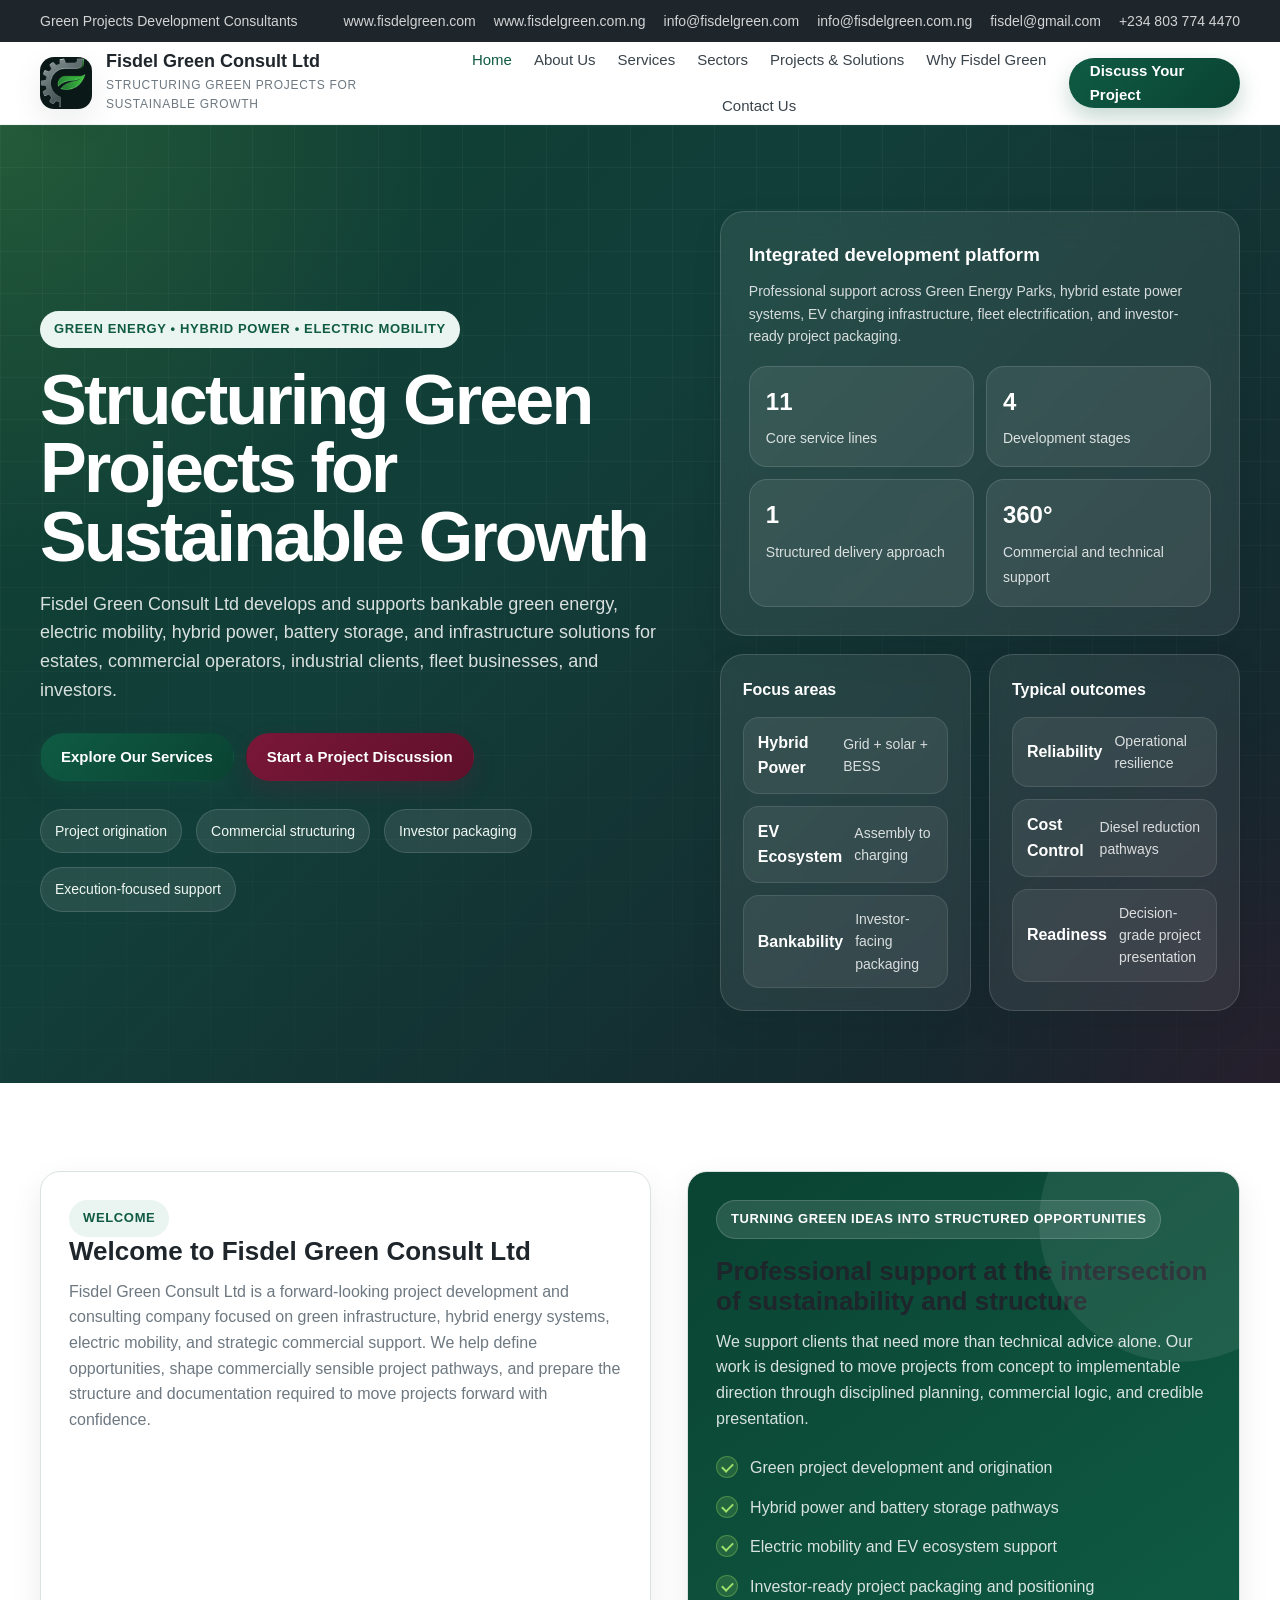
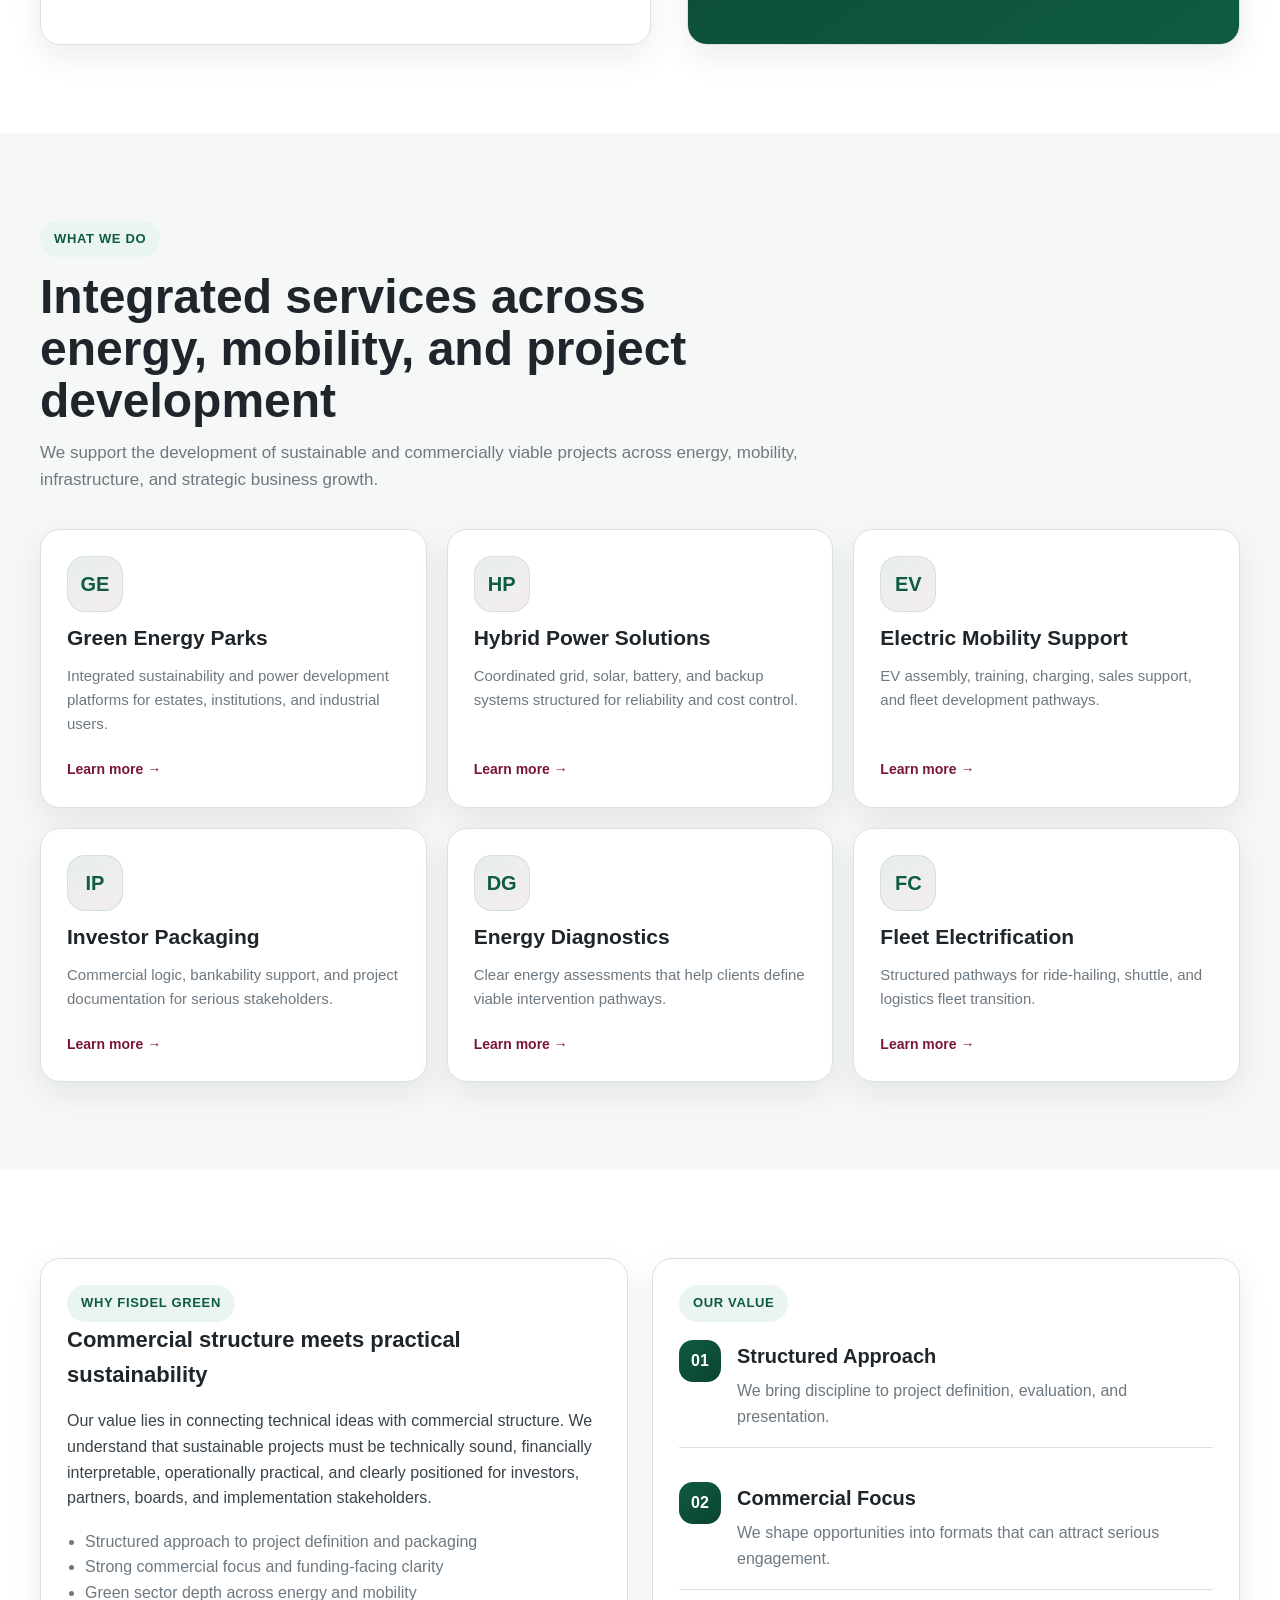
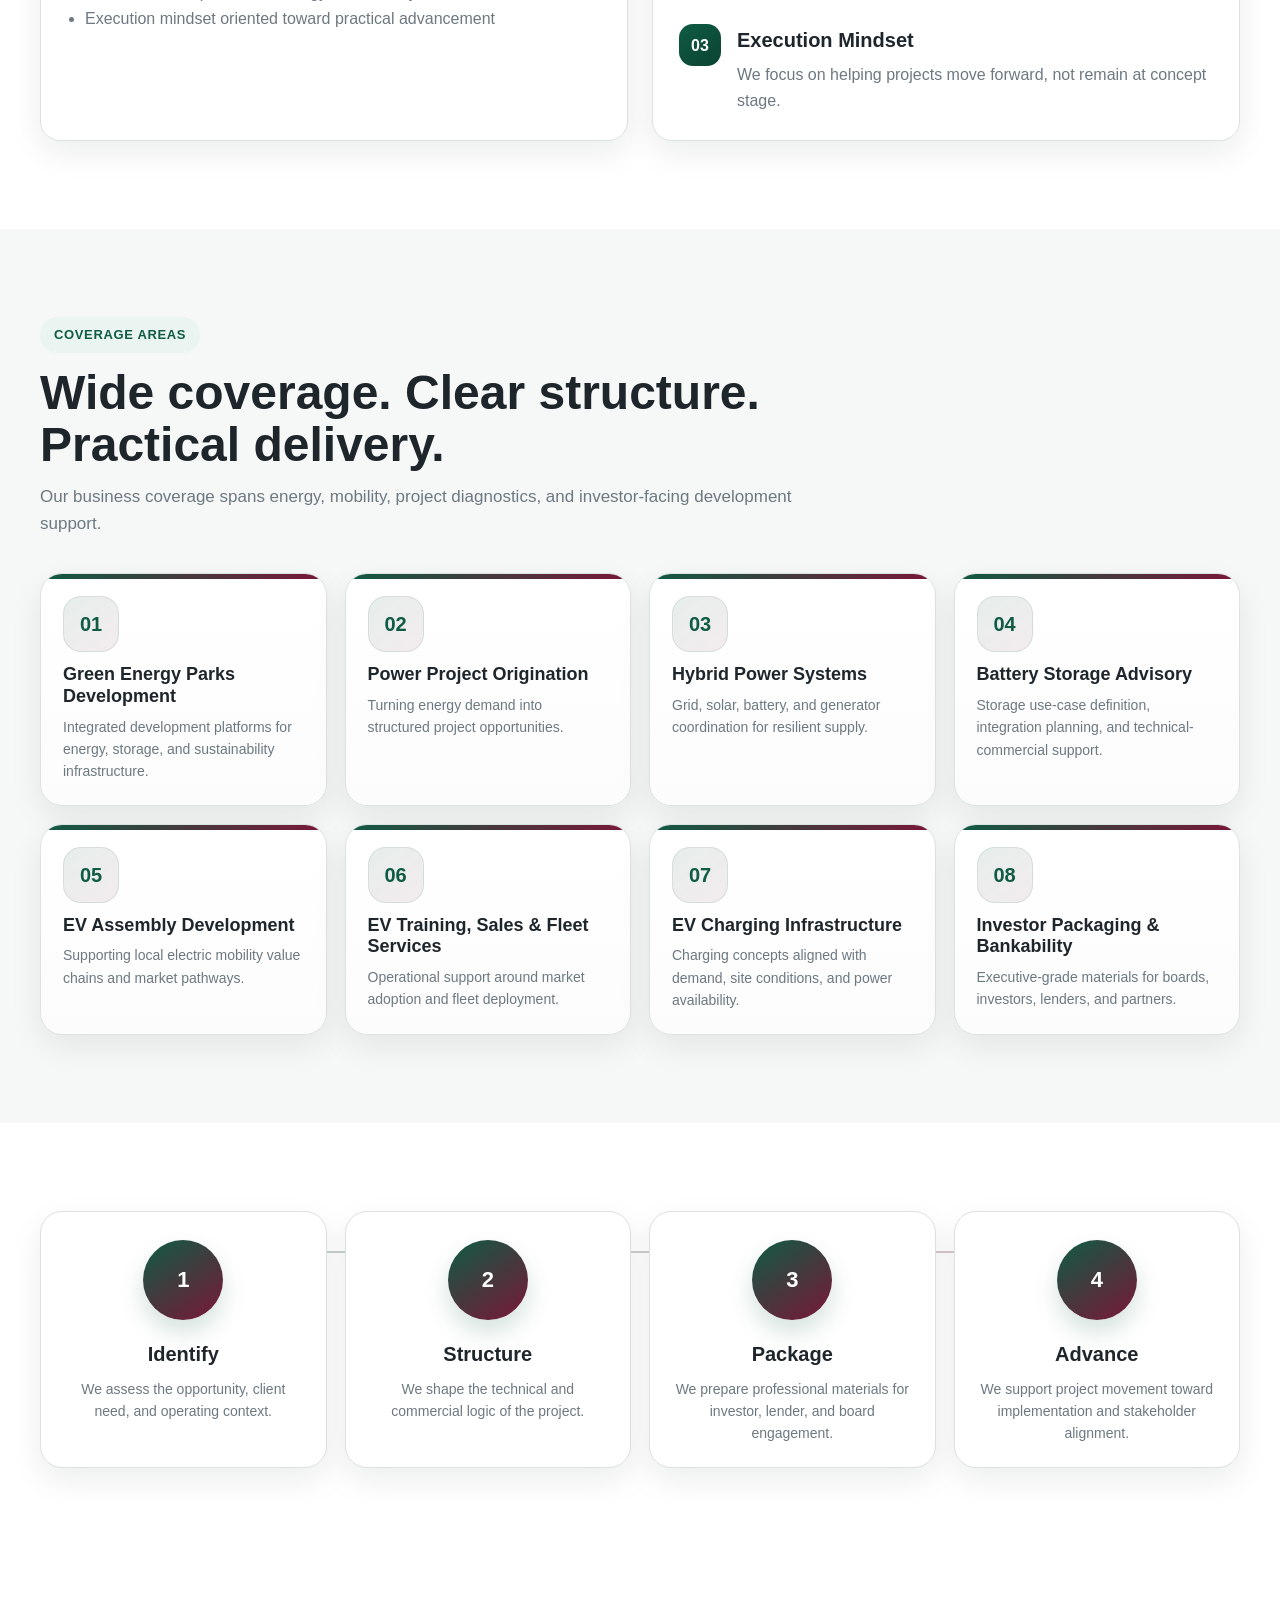
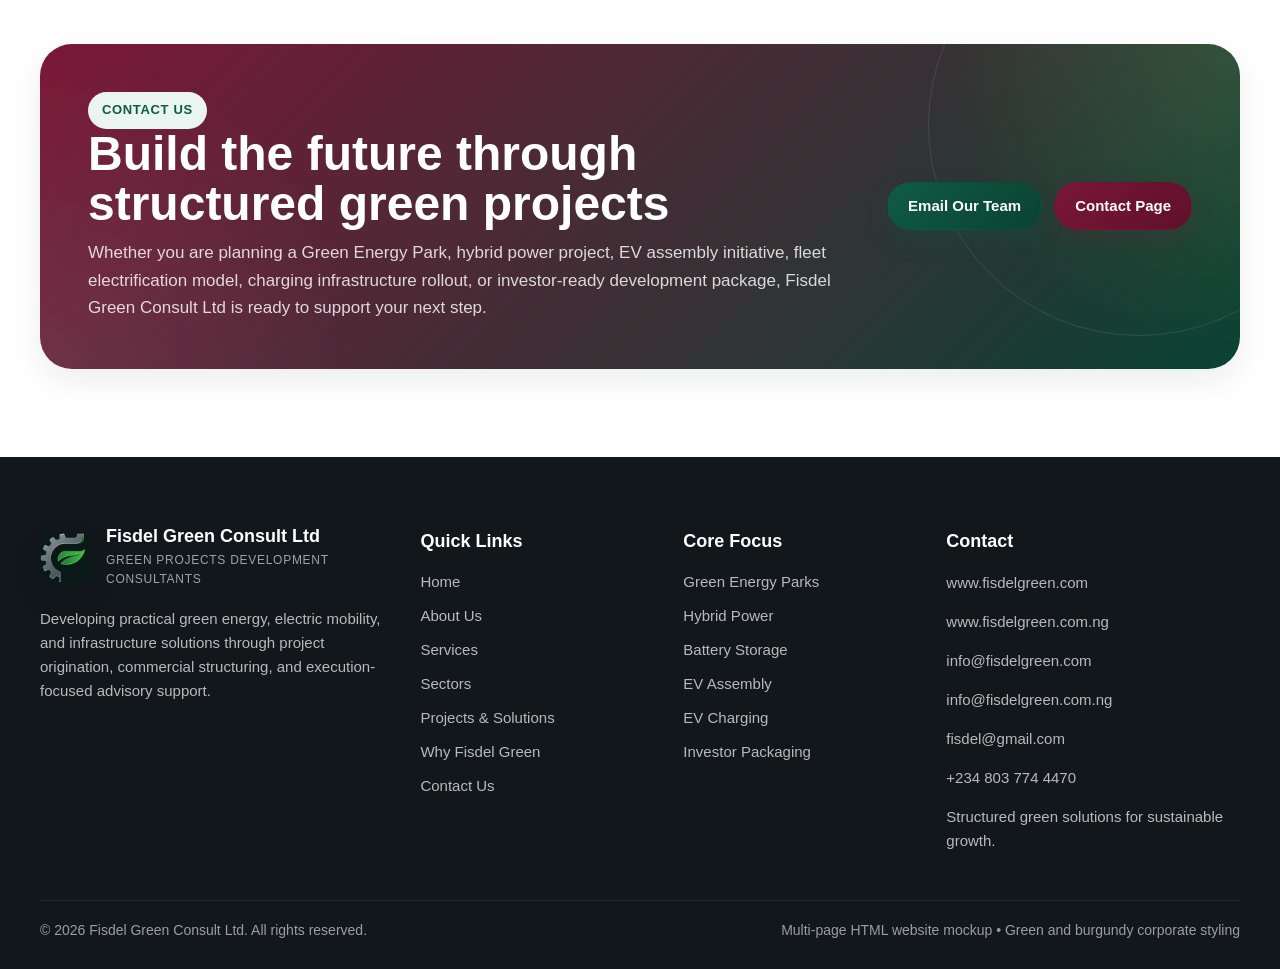
<file: index.html>
<!DOCTYPE html>
<html lang="en">
<head>
  <meta charset="UTF-8" />
  <meta name="viewport" content="width=device-width, initial-scale=1.0" />
  <meta name="description" content="Fisdel Green Consult Ltd develops and structures green energy, hybrid power, electric mobility, battery storage, EV charging, and investor-ready infrastructure projects." />
  <title>Fisdel Green Consult Ltd | Homepage</title>
  <link rel="stylesheet" href="assets/styles.css" />
  <link rel="icon" type="image/png" href="assets/img/favicon-32.png" />
</head>
<body>


  <div class="topbar">
    <div class="container topbar-inner">
      <div>Green Projects Development Consultants</div>
      <div class="topbar-links">
        <a href="https://www.fisdelgreen.com" target="_blank" rel="noopener">www.fisdelgreen.com</a>
        <a href="https://www.fisdelgreen.com.ng" target="_blank" rel="noopener">www.fisdelgreen.com.ng</a>
        <a href="mailto:info@fisdelgreen.com">info@fisdelgreen.com</a>
        <a href="mailto:info@fisdelgreen.com.ng">info@fisdelgreen.com.ng</a>
        <a href="mailto:fisdel@gmail.com">fisdel@gmail.com</a>
        <a href="tel:+2348037744470">+234 803 774 4470</a>
      </div>
    </div>
  </div>

  <header>
    <div class="container nav">
      <a class="brand" href="index.html">
        <img class="brand-mark" src="assets/img/fisdel-green-icon.png" alt="Fisdel Green Consult Ltd logo" />
        <div class="brand-text">
          <strong>Fisdel Green Consult Ltd</strong>
          <span>Structuring Green Projects for Sustainable Growth</span>
        </div>
      </a>

      <button class="btn secondary mobile-nav-toggle" type="button">Menu</button>

      <nav class="nav-links" aria-label="Primary navigation">
        <a href="index.html" class="active">Home</a>
        <a href="pages/about.html">About Us</a>
        <a href="pages/services.html">Services</a>
        <a href="pages/sectors.html">Sectors</a>
        <a href="pages/projects.html">Projects & Solutions</a>
        <a href="pages/why.html">Why Fisdel Green</a>
        <a href="pages/contact.html">Contact Us</a>
      </nav>

      <a class="btn primary" href="pages/contact.html">Discuss Your Project</a>
    </div>
  </header>


  <main>
    <section class="hero">
      <div class="container hero-inner">
        <div>
          <span class="eyebrow">Green energy • Hybrid power • Electric mobility</span>
          <h1>Structuring Green Projects for Sustainable Growth</h1>
          <p class="lead">Fisdel Green Consult Ltd develops and supports bankable green energy, electric mobility, hybrid power, battery storage, and infrastructure solutions for estates, commercial operators, industrial clients, fleet businesses, and investors.</p>
          <div class="btn-group">
            <a class="btn primary" href="pages/services.html">Explore Our Services</a>
            <a class="btn burgundy" href="pages/contact.html">Start a Project Discussion</a>
          </div>
          <div class="hero-meta">
            <div class="pill">Project origination</div>
            <div class="pill">Commercial structuring</div>
            <div class="pill">Investor packaging</div>
            <div class="pill">Execution-focused support</div>
          </div>
        </div>

        <div class="hero-card-grid" aria-hidden="true">
          <div class="glass-card large">
            <h3>Integrated development platform</h3>
            <p>Professional support across Green Energy Parks, hybrid estate power systems, EV charging infrastructure, fleet electrification, and investor-ready project packaging.</p>
            <div class="mini-grid">
              <div class="mini-box">
                <strong>11</strong>
                <span>Core service lines</span>
              </div>
              <div class="mini-box">
                <strong>4</strong>
                <span>Development stages</span>
              </div>
              <div class="mini-box">
                <strong>1</strong>
                <span>Structured delivery approach</span>
              </div>
              <div class="mini-box">
                <strong>360°</strong>
                <span>Commercial and technical support</span>
              </div>
            </div>
          </div>

          <div class="glass-card">
            <h4>Focus areas</h4>
            <div class="stack-list">
              <div class="stack-item"><b>Hybrid Power</b><span>Grid + solar + BESS</span></div>
              <div class="stack-item"><b>EV Ecosystem</b><span>Assembly to charging</span></div>
              <div class="stack-item"><b>Bankability</b><span>Investor-facing packaging</span></div>
            </div>
          </div>

          <div class="glass-card">
            <h4>Typical outcomes</h4>
            <div class="stack-list">
              <div class="stack-item"><b>Reliability</b><span>Operational resilience</span></div>
              <div class="stack-item"><b>Cost Control</b><span>Diesel reduction pathways</span></div>
              <div class="stack-item"><b>Readiness</b><span>Decision-grade project presentation</span></div>
            </div>
          </div>
        </div>
      </div>
    </section>

    <section class="section">
      <div class="container split">
        <div class="panel">
          <span class="eyebrow">Welcome</span>
          <h3>Welcome to Fisdel Green Consult Ltd</h3>
          <p>Fisdel Green Consult Ltd is a forward-looking project development and consulting company focused on green infrastructure, hybrid energy systems, electric mobility, and strategic commercial support. We help define opportunities, shape commercially sensible project pathways, and prepare the structure and documentation required to move projects forward with confidence.</p>
        </div>

        <div class="panel brand-panel">
          <div class="brand-badge">Turning green ideas into structured opportunities</div>
          <h3>Professional support at the intersection of sustainability and structure</h3>
          <p>We support clients that need more than technical advice alone. Our work is designed to move projects from concept to implementable direction through disciplined planning, commercial logic, and credible presentation.</p>
          <ul class="check-list">
            <li><span class="check"></span><span>Green project development and origination</span></li>
            <li><span class="check"></span><span>Hybrid power and battery storage pathways</span></li>
            <li><span class="check"></span><span>Electric mobility and EV ecosystem support</span></li>
            <li><span class="check"></span><span>Investor-ready project packaging and positioning</span></li>
          </ul>
        </div>
      </div>
    </section>

    <section class="section alt">
      <div class="container">
        <div class="section-header">
          <span class="eyebrow">What we do</span>
          <h2>Integrated services across energy, mobility, and project development</h2>
          <p>We support the development of sustainable and commercially viable projects across energy, mobility, infrastructure, and strategic business growth.</p>
        </div>

        <div class="card-grid">
          <article class="card">
            <div class="icon">GE</div>
            <h3>Green Energy Parks</h3>
            <p>Integrated sustainability and power development platforms for estates, institutions, and industrial users.</p>
            <a class="link-row" href="pages/services.html">Learn more →</a>
          </article>

          <article class="card">
            <div class="icon">HP</div>
            <h3>Hybrid Power Solutions</h3>
            <p>Coordinated grid, solar, battery, and backup systems structured for reliability and cost control.</p>
            <a class="link-row" href="pages/services.html">Learn more →</a>
          </article>

          <article class="card">
            <div class="icon">EV</div>
            <h3>Electric Mobility Support</h3>
            <p>EV assembly, training, charging, sales support, and fleet development pathways.</p>
            <a class="link-row" href="pages/services.html">Learn more →</a>
          </article>

          <article class="card">
            <div class="icon">IP</div>
            <h3>Investor Packaging</h3>
            <p>Commercial logic, bankability support, and project documentation for serious stakeholders.</p>
            <a class="link-row" href="pages/projects.html">Learn more →</a>
          </article>

          <article class="card">
            <div class="icon">DG</div>
            <h3>Energy Diagnostics</h3>
            <p>Clear energy assessments that help clients define viable intervention pathways.</p>
            <a class="link-row" href="pages/services.html">Learn more →</a>
          </article>

          <article class="card">
            <div class="icon">FC</div>
            <h3>Fleet Electrification</h3>
            <p>Structured pathways for ride-hailing, shuttle, and logistics fleet transition.</p>
            <a class="link-row" href="pages/projects.html">Learn more →</a>
          </article>
        </div>
      </div>
    </section>

    <section class="section">
      <div class="container feature-layout">
        <div class="feature-box">
          <span class="eyebrow">Why Fisdel Green</span>
          <h4>Commercial structure meets practical sustainability</h4>
          <p>Our value lies in connecting technical ideas with commercial structure. We understand that sustainable projects must be technically sound, financially interpretable, operationally practical, and clearly positioned for investors, partners, boards, and implementation stakeholders.</p>
          <ul>
            <li>Structured approach to project definition and packaging</li>
            <li>Strong commercial focus and funding-facing clarity</li>
            <li>Green sector depth across energy and mobility</li>
            <li>Execution mindset oriented toward practical advancement</li>
          </ul>
        </div>

        <div class="feature-box">
          <span class="eyebrow">Our value</span>
          <div class="value-list">
            <div class="value-item">
              <div class="value-num">01</div>
              <div>
                <h4>Structured Approach</h4>
                <p>We bring discipline to project definition, evaluation, and presentation.</p>
              </div>
            </div>
            <div class="value-item">
              <div class="value-num">02</div>
              <div>
                <h4>Commercial Focus</h4>
                <p>We shape opportunities into formats that can attract serious engagement.</p>
              </div>
            </div>
            <div class="value-item">
              <div class="value-num">03</div>
              <div>
                <h4>Execution Mindset</h4>
                <p>We focus on helping projects move forward, not remain at concept stage.</p>
              </div>
            </div>
          </div>
        </div>
      </div>
    </section>

    <section class="section alt">
      <div class="container">
        <div class="section-header">
          <span class="eyebrow">Coverage areas</span>
          <h2>Wide coverage. Clear structure. Practical delivery.</h2>
          <p>Our business coverage spans energy, mobility, project diagnostics, and investor-facing development support.</p>
        </div>

        <div class="coverage-grid">
          <article class="coverage-card">
            <div class="icon">01</div>
            <h4>Green Energy Parks Development</h4>
            <p>Integrated development platforms for energy, storage, and sustainability infrastructure.</p>
          </article>
          <article class="coverage-card">
            <div class="icon">02</div>
            <h4>Power Project Origination</h4>
            <p>Turning energy demand into structured project opportunities.</p>
          </article>
          <article class="coverage-card">
            <div class="icon">03</div>
            <h4>Hybrid Power Systems</h4>
            <p>Grid, solar, battery, and generator coordination for resilient supply.</p>
          </article>
          <article class="coverage-card">
            <div class="icon">04</div>
            <h4>Battery Storage Advisory</h4>
            <p>Storage use-case definition, integration planning, and technical-commercial support.</p>
          </article>
          <article class="coverage-card">
            <div class="icon">05</div>
            <h4>EV Assembly Development</h4>
            <p>Supporting local electric mobility value chains and market pathways.</p>
          </article>
          <article class="coverage-card">
            <div class="icon">06</div>
            <h4>EV Training, Sales & Fleet Services</h4>
            <p>Operational support around market adoption and fleet deployment.</p>
          </article>
          <article class="coverage-card">
            <div class="icon">07</div>
            <h4>EV Charging Infrastructure</h4>
            <p>Charging concepts aligned with demand, site conditions, and power availability.</p>
          </article>
          <article class="coverage-card">
            <div class="icon">08</div>
            <h4>Investor Packaging & Bankability</h4>
            <p>Executive-grade materials for boards, investors, lenders, and partners.</p>
          </article>
        </div>
      </div>
    </section>

    <section class="section">
      <div class="container">
        <div class="process">
          <article class="step">
            <div class="dot">1</div>
            <h4>Identify</h4>
            <p>We assess the opportunity, client need, and operating context.</p>
          </article>
          <article class="step">
            <div class="dot">2</div>
            <h4>Structure</h4>
            <p>We shape the technical and commercial logic of the project.</p>
          </article>
          <article class="step">
            <div class="dot">3</div>
            <h4>Package</h4>
            <p>We prepare professional materials for investor, lender, and board engagement.</p>
          </article>
          <article class="step">
            <div class="dot">4</div>
            <h4>Advance</h4>
            <p>We support project movement toward implementation and stakeholder alignment.</p>
          </article>
        </div>
      </div>
    </section>

    <section class="section">
      <div class="container">
        <div class="cta">
          <div class="cta-content">
            <div>
              <span class="eyebrow">Contact us</span>
              <h2>Build the future through structured green projects</h2>
              <p>Whether you are planning a Green Energy Park, hybrid power project, EV assembly initiative, fleet electrification model, charging infrastructure rollout, or investor-ready development package, Fisdel Green Consult Ltd is ready to support your next step.</p>
            </div>
            <div class="btn-group">
              <a class="btn primary" href="mailto:info@fisdelgreen.com">Email Our Team</a>
              <a class="btn burgundy" href="pages/contact.html">Contact Page</a>
            </div>
          </div>
        </div>
      </div>
    </section>
  </main>


  <footer>
    <div class="container footer-grid">
      <div class="footer-brand">
        <div class="brand" style="margin-bottom: 18px;">
          <img class="brand-mark" src="assets/img/fisdel-green-icon.png" alt="Fisdel Green Consult Ltd logo" />
          <div class="brand-text">
            <strong style="color:#fff;">Fisdel Green Consult Ltd</strong>
            <span style="color:rgba(255,255,255,0.6);">Green Projects Development Consultants</span>
          </div>
        </div>
        <p>Developing practical green energy, electric mobility, and infrastructure solutions through project origination, commercial structuring, and execution-focused advisory support.</p>
      </div>

      <div class="footer-col">
        <h4>Quick Links</h4>
        <div class="footer-links">
          <a href="index.html">Home</a>
          <a href="pages/about.html">About Us</a>
          <a href="pages/services.html">Services</a>
          <a href="pages/sectors.html">Sectors</a>
          <a href="pages/projects.html">Projects &amp; Solutions</a>
          <a href="pages/why.html">Why Fisdel Green</a>
          <a href="pages/contact.html">Contact Us</a>
        </div>
      </div>

      <div class="footer-col">
        <h4>Core Focus</h4>
        <div class="footer-links">
          <a href="pages/services.html">Green Energy Parks</a>
          <a href="pages/services.html">Hybrid Power</a>
          <a href="pages/services.html">Battery Storage</a>
          <a href="pages/services.html">EV Assembly</a>
          <a href="pages/services.html">EV Charging</a>
          <a href="pages/projects.html">Investor Packaging</a>
        </div>
      </div>

      <div class="footer-col">
        <h4>Contact</h4>
        <p><a href="https://www.fisdelgreen.com" target="_blank" rel="noopener">www.fisdelgreen.com</a></p>
        <p><a href="https://www.fisdelgreen.com.ng" target="_blank" rel="noopener">www.fisdelgreen.com.ng</a></p>
        <p><a href="mailto:info@fisdelgreen.com">info@fisdelgreen.com</a></p>
        <p><a href="mailto:info@fisdelgreen.com.ng">info@fisdelgreen.com.ng</a></p>
        <p><a href="mailto:fisdel@gmail.com">fisdel@gmail.com</a></p>
        <p><a href="tel:+2348037744470">+234 803 774 4470</a></p>
        <p>Structured green solutions for sustainable growth.</p>
      </div>
    </div>

    <div class="container footer-bottom">
      <div>© 2026 Fisdel Green Consult Ltd. All rights reserved.</div>
      <div>Multi-page HTML website mockup • Green and burgundy corporate styling</div>
    </div>
  </footer>

<script src="assets/script.js"></script>
</body>
</html>
</file>
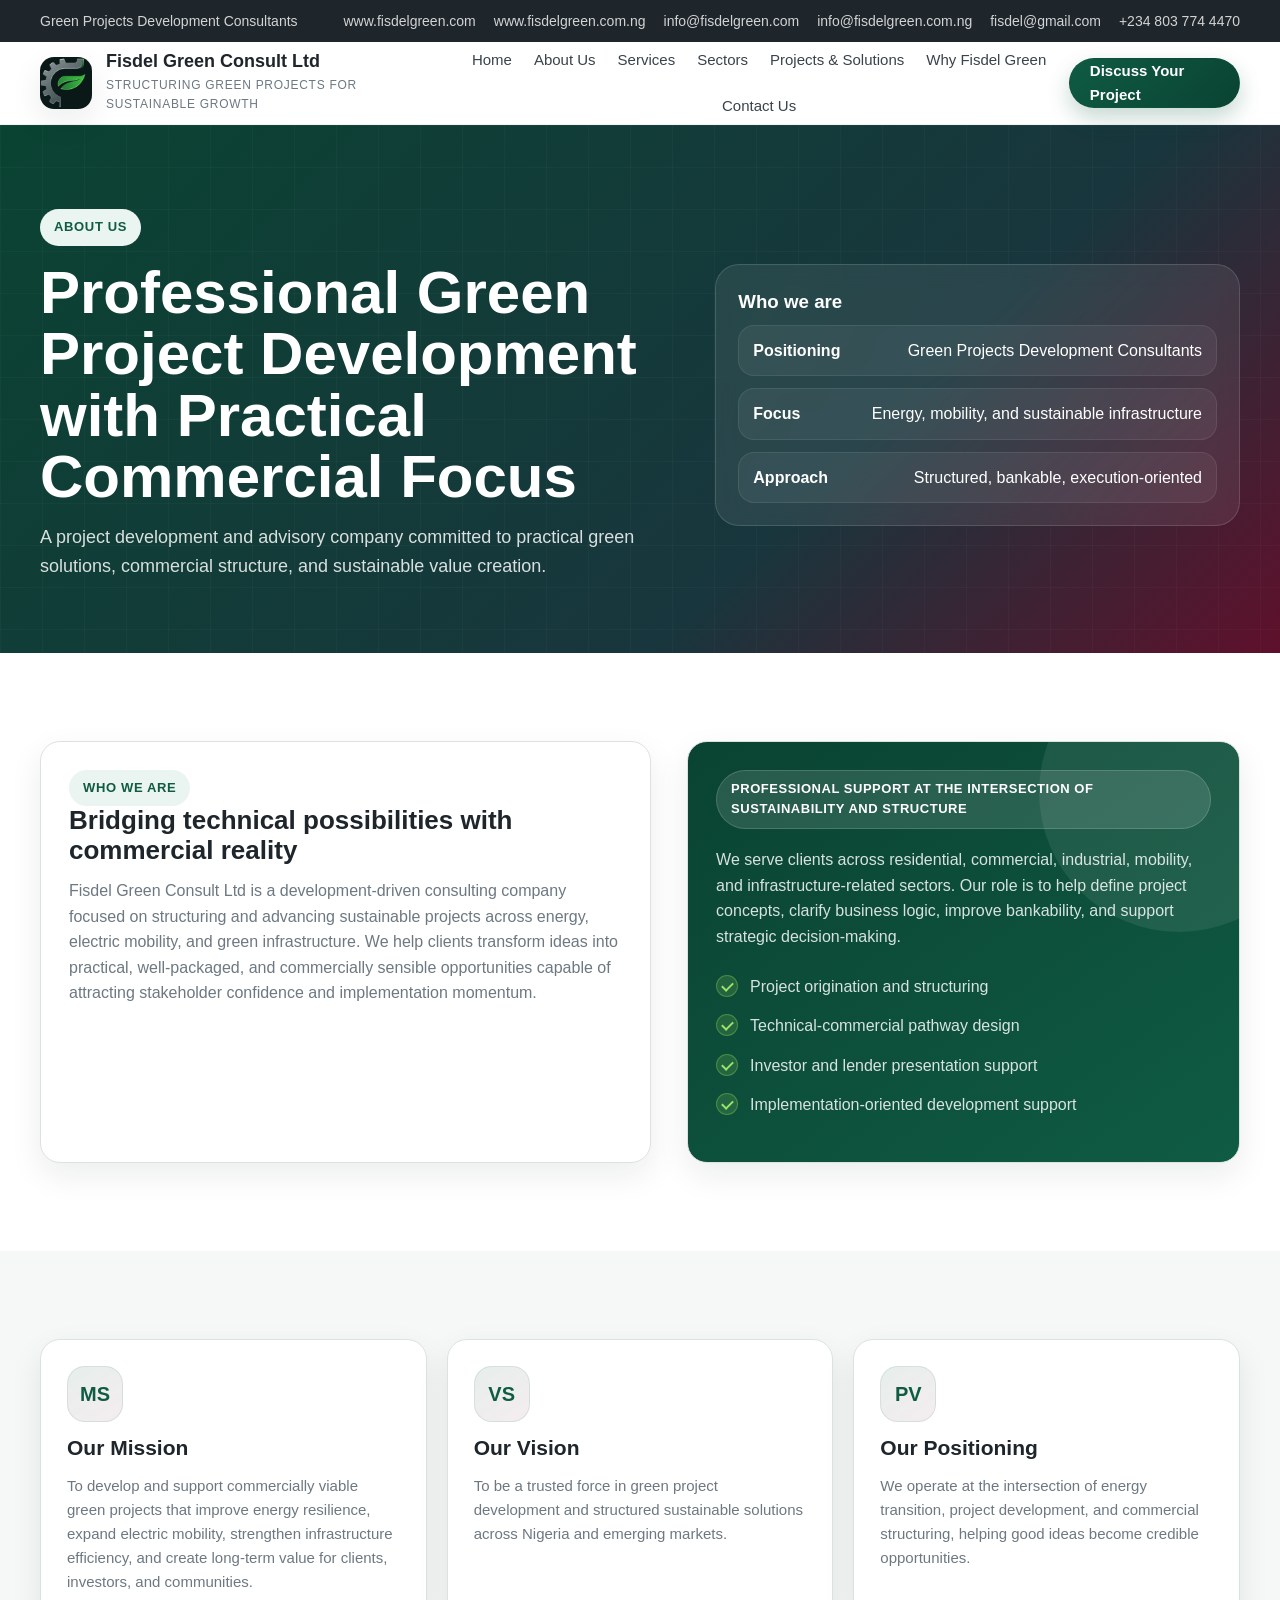
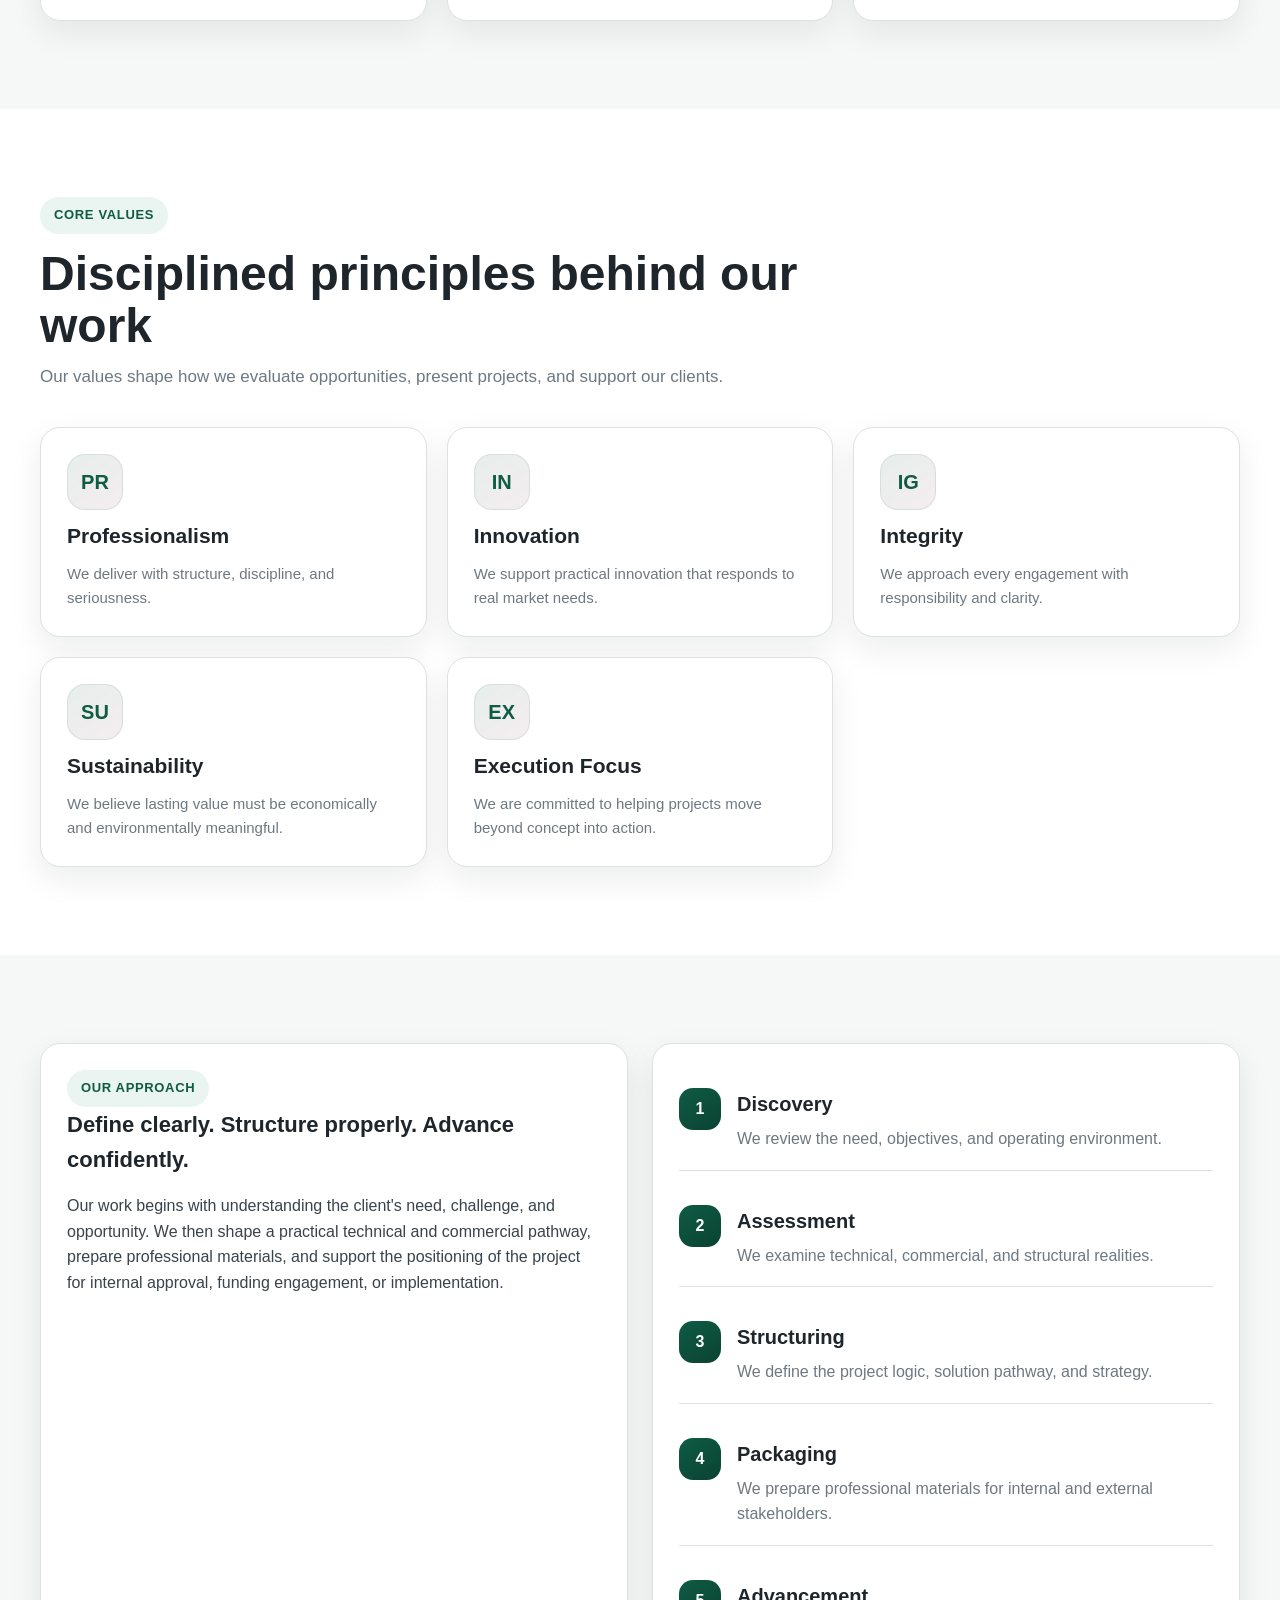
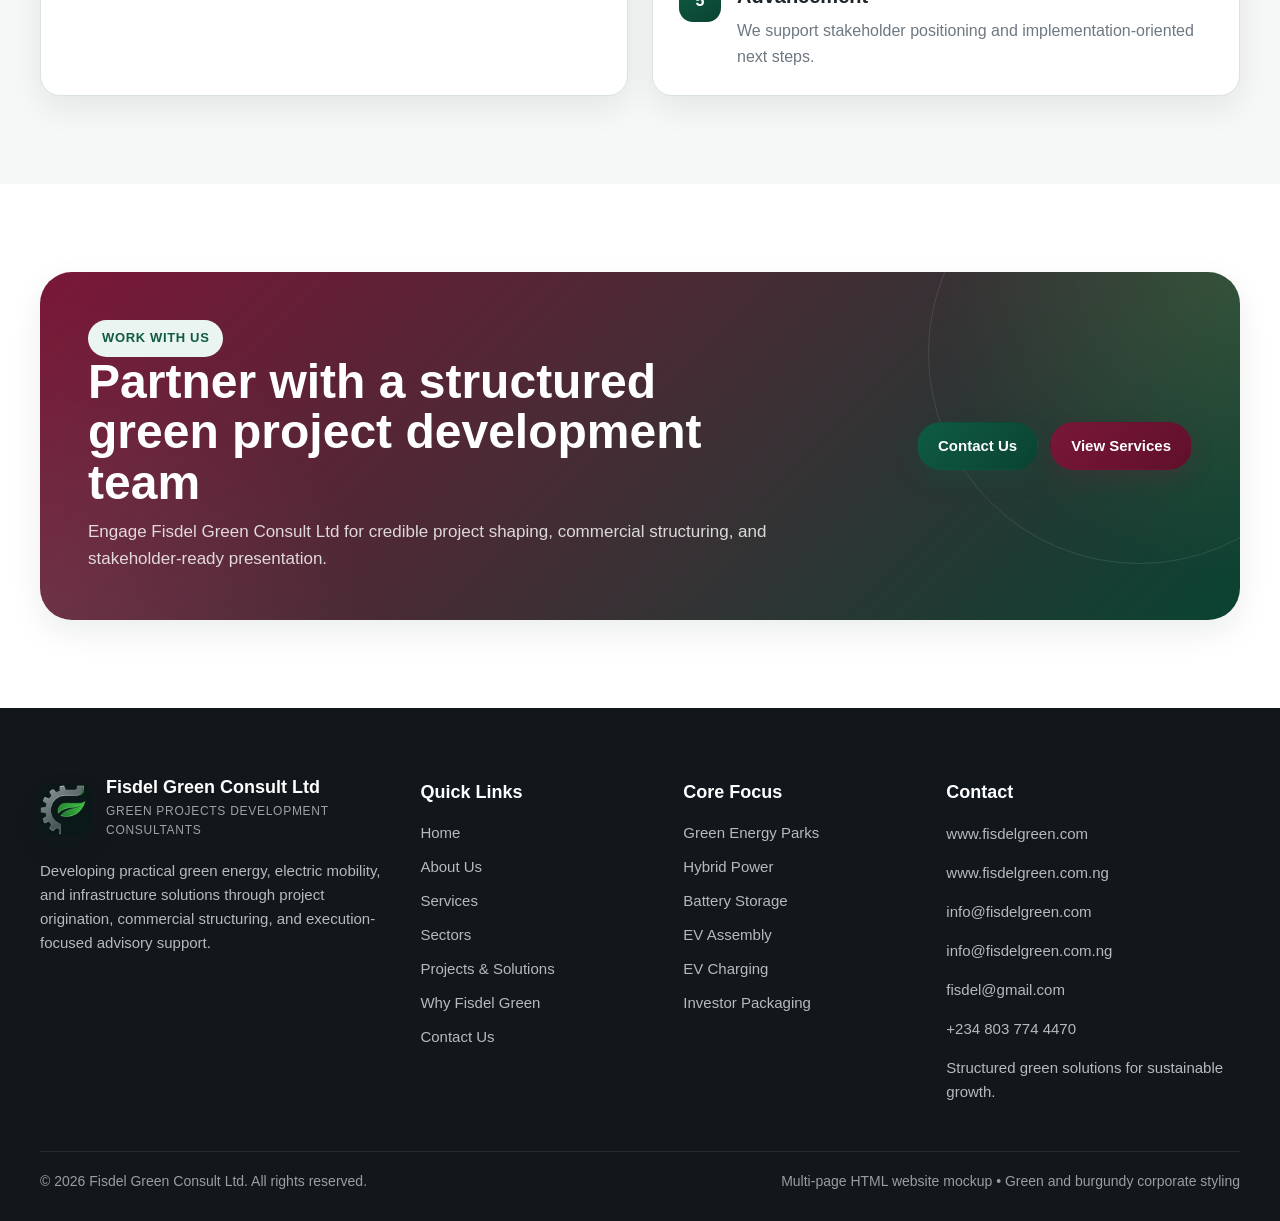
<file: pages/about.html>
<!DOCTYPE html>
<html lang="en">
<head>
  <meta charset="UTF-8" />
  <meta name="viewport" content="width=device-width, initial-scale=1.0" />
  <meta name="description" content="Learn about Fisdel Green Consult Ltd and its focus on green project development, hybrid power, EV ecosystem development, and sustainable infrastructure advisory." />
  <title>About Fisdel Green Consult Ltd</title>
  <link rel="stylesheet" href="../assets/styles.css" />
  <link rel="icon" type="image/png" href="../assets/img/favicon-32.png" />
</head>
<body>


  <div class="topbar">
    <div class="container topbar-inner">
      <div>Green Projects Development Consultants</div>
      <div class="topbar-links">
        <a href="https://www.fisdelgreen.com" target="_blank" rel="noopener">www.fisdelgreen.com</a>
        <a href="https://www.fisdelgreen.com.ng" target="_blank" rel="noopener">www.fisdelgreen.com.ng</a>
        <a href="mailto:info@fisdelgreen.com">info@fisdelgreen.com</a>
        <a href="mailto:info@fisdelgreen.com.ng">info@fisdelgreen.com.ng</a>
        <a href="mailto:fisdel@gmail.com">fisdel@gmail.com</a>
        <a href="tel:+2348037744470">+234 803 774 4470</a>
      </div>
    </div>
  </div>

  <header>
    <div class="container nav">
      <a class="brand" href="../index.html">
        <img class="brand-mark" src="../assets/img/fisdel-green-icon.png" alt="Fisdel Green Consult Ltd logo" />
        <div class="brand-text">
          <strong>Fisdel Green Consult Ltd</strong>
          <span>Structuring Green Projects for Sustainable Growth</span>
        </div>
      </a>

      <button class="btn secondary mobile-nav-toggle" type="button">Menu</button>

      <nav class="nav-links" aria-label="Primary navigation">
        <a href="../index.html">Home</a>
        <a href="about.html">About Us</a>
        <a href="services.html">Services</a>
        <a href="sectors.html">Sectors</a>
        <a href="projects.html">Projects & Solutions</a>
        <a href="why.html">Why Fisdel Green</a>
        <a href="contact.html">Contact Us</a>
      </nav>

      <a class="btn primary" href="contact.html">Discuss Your Project</a>
    </div>
  </header>


  <main>
    <section class="banner">
      <div class="container banner-inner">
        <div>
          <span class="eyebrow">About us</span>
          <h1>Professional Green Project Development with Practical Commercial Focus</h1>
          <p>A project development and advisory company committed to practical green solutions, commercial structure, and sustainable value creation.</p>
        </div>
        <div class="banner-visual">
          <div class="metric-card">
            <h3>Who we are</h3>
            <div class="metric-list">
              <div class="metric-item"><b>Positioning</b><span>Green Projects Development Consultants</span></div>
              <div class="metric-item"><b>Focus</b><span>Energy, mobility, and sustainable infrastructure</span></div>
              <div class="metric-item"><b>Approach</b><span>Structured, bankable, execution-oriented</span></div>
            </div>
          </div>
        </div>
      </div>
    </section>

    <section class="section">
      <div class="container split">
        <div class="panel">
          <span class="eyebrow">Who we are</span>
          <h3>Bridging technical possibilities with commercial reality</h3>
          <p>Fisdel Green Consult Ltd is a development-driven consulting company focused on structuring and advancing sustainable projects across energy, electric mobility, and green infrastructure. We help clients transform ideas into practical, well-packaged, and commercially sensible opportunities capable of attracting stakeholder confidence and implementation momentum.</p>
        </div>
        <div class="panel brand-panel">
          <div class="brand-badge">Professional support at the intersection of sustainability and structure</div>
          <p>We serve clients across residential, commercial, industrial, mobility, and infrastructure-related sectors. Our role is to help define project concepts, clarify business logic, improve bankability, and support strategic decision-making.</p>
          <ul class="check-list">
            <li><span class="check"></span><span>Project origination and structuring</span></li>
            <li><span class="check"></span><span>Technical-commercial pathway design</span></li>
            <li><span class="check"></span><span>Investor and lender presentation support</span></li>
            <li><span class="check"></span><span>Implementation-oriented development support</span></li>
          </ul>
        </div>
      </div>
    </section>

    <section class="section alt">
      <div class="container card-grid">
        <article class="card">
          <div class="icon">MS</div>
          <h3>Our Mission</h3>
          <p>To develop and support commercially viable green projects that improve energy resilience, expand electric mobility, strengthen infrastructure efficiency, and create long-term value for clients, investors, and communities.</p>
        </article>
        <article class="card">
          <div class="icon">VS</div>
          <h3>Our Vision</h3>
          <p>To be a trusted force in green project development and structured sustainable solutions across Nigeria and emerging markets.</p>
        </article>
        <article class="card">
          <div class="icon">PV</div>
          <h3>Our Positioning</h3>
          <p>We operate at the intersection of energy transition, project development, and commercial structuring, helping good ideas become credible opportunities.</p>
        </article>
      </div>
    </section>

    <section class="section">
      <div class="container">
        <div class="section-header">
          <span class="eyebrow">Core values</span>
          <h2>Disciplined principles behind our work</h2>
          <p>Our values shape how we evaluate opportunities, present projects, and support our clients.</p>
        </div>
        <div class="card-grid">
          <article class="card"><div class="icon">PR</div><h3>Professionalism</h3><p>We deliver with structure, discipline, and seriousness.</p></article>
          <article class="card"><div class="icon">IN</div><h3>Innovation</h3><p>We support practical innovation that responds to real market needs.</p></article>
          <article class="card"><div class="icon">IG</div><h3>Integrity</h3><p>We approach every engagement with responsibility and clarity.</p></article>
          <article class="card"><div class="icon">SU</div><h3>Sustainability</h3><p>We believe lasting value must be economically and environmentally meaningful.</p></article>
          <article class="card"><div class="icon">EX</div><h3>Execution Focus</h3><p>We are committed to helping projects move beyond concept into action.</p></article>
        </div>
      </div>
    </section>

    <section class="section alt">
      <div class="container feature-layout">
        <div class="feature-box">
          <span class="eyebrow">Our approach</span>
          <h4>Define clearly. Structure properly. Advance confidently.</h4>
          <p>Our work begins with understanding the client's need, challenge, and opportunity. We then shape a practical technical and commercial pathway, prepare professional materials, and support the positioning of the project for internal approval, funding engagement, or implementation.</p>
        </div>
        <div class="feature-box">
          <div class="value-list">
            <div class="value-item"><div class="value-num">1</div><div><h4>Discovery</h4><p>We review the need, objectives, and operating environment.</p></div></div>
            <div class="value-item"><div class="value-num">2</div><div><h4>Assessment</h4><p>We examine technical, commercial, and structural realities.</p></div></div>
            <div class="value-item"><div class="value-num">3</div><div><h4>Structuring</h4><p>We define the project logic, solution pathway, and strategy.</p></div></div>
            <div class="value-item"><div class="value-num">4</div><div><h4>Packaging</h4><p>We prepare professional materials for internal and external stakeholders.</p></div></div>
            <div class="value-item"><div class="value-num">5</div><div><h4>Advancement</h4><p>We support stakeholder positioning and implementation-oriented next steps.</p></div></div>
          </div>
        </div>
      </div>
    </section>

    <section class="section">
      <div class="container">
        <div class="cta">
          <div class="cta-content">
            <div>
              <span class="eyebrow">Work with us</span>
              <h2>Partner with a structured green project development team</h2>
              <p>Engage Fisdel Green Consult Ltd for credible project shaping, commercial structuring, and stakeholder-ready presentation.</p>
            </div>
            <div class="btn-group">
              <a class="btn primary" href="contact.html">Contact Us</a>
              <a class="btn burgundy" href="services.html">View Services</a>
            </div>
          </div>
        </div>
      </div>
    </section>
  </main>


  <footer>
    <div class="container footer-grid">
      <div class="footer-brand">
        <div class="brand" style="margin-bottom: 18px;">
          <img class="brand-mark" src="../assets/img/fisdel-green-icon.png" alt="Fisdel Green Consult Ltd logo" />
          <div class="brand-text">
            <strong style="color:#fff;">Fisdel Green Consult Ltd</strong>
            <span style="color:rgba(255,255,255,0.6);">Green Projects Development Consultants</span>
          </div>
        </div>
        <p>Developing practical green energy, electric mobility, and infrastructure solutions through project origination, commercial structuring, and execution-focused advisory support.</p>
      </div>

      <div class="footer-col">
        <h4>Quick Links</h4>
        <div class="footer-links">
          <a href="../index.html">Home</a>
          <a href="about.html">About Us</a>
          <a href="services.html">Services</a>
          <a href="sectors.html">Sectors</a>
          <a href="projects.html">Projects &amp; Solutions</a>
          <a href="why.html">Why Fisdel Green</a>
          <a href="contact.html">Contact Us</a>
        </div>
      </div>

      <div class="footer-col">
        <h4>Core Focus</h4>
        <div class="footer-links">
          <a href="services.html">Green Energy Parks</a>
          <a href="services.html">Hybrid Power</a>
          <a href="services.html">Battery Storage</a>
          <a href="services.html">EV Assembly</a>
          <a href="services.html">EV Charging</a>
          <a href="projects.html">Investor Packaging</a>
        </div>
      </div>

      <div class="footer-col">
        <h4>Contact</h4>
        <p><a href="https://www.fisdelgreen.com" target="_blank" rel="noopener">www.fisdelgreen.com</a></p>
        <p><a href="https://www.fisdelgreen.com.ng" target="_blank" rel="noopener">www.fisdelgreen.com.ng</a></p>
        <p><a href="mailto:info@fisdelgreen.com">info@fisdelgreen.com</a></p>
        <p><a href="mailto:info@fisdelgreen.com.ng">info@fisdelgreen.com.ng</a></p>
        <p><a href="mailto:fisdel@gmail.com">fisdel@gmail.com</a></p>
        <p><a href="tel:+2348037744470">+234 803 774 4470</a></p>
        <p>Structured green solutions for sustainable growth.</p>
      </div>
    </div>

    <div class="container footer-bottom">
      <div>© 2026 Fisdel Green Consult Ltd. All rights reserved.</div>
      <div>Multi-page HTML website mockup • Green and burgundy corporate styling</div>
    </div>
  </footer>

<script src="../assets/script.js"></script>
</body>
</html>
</file>
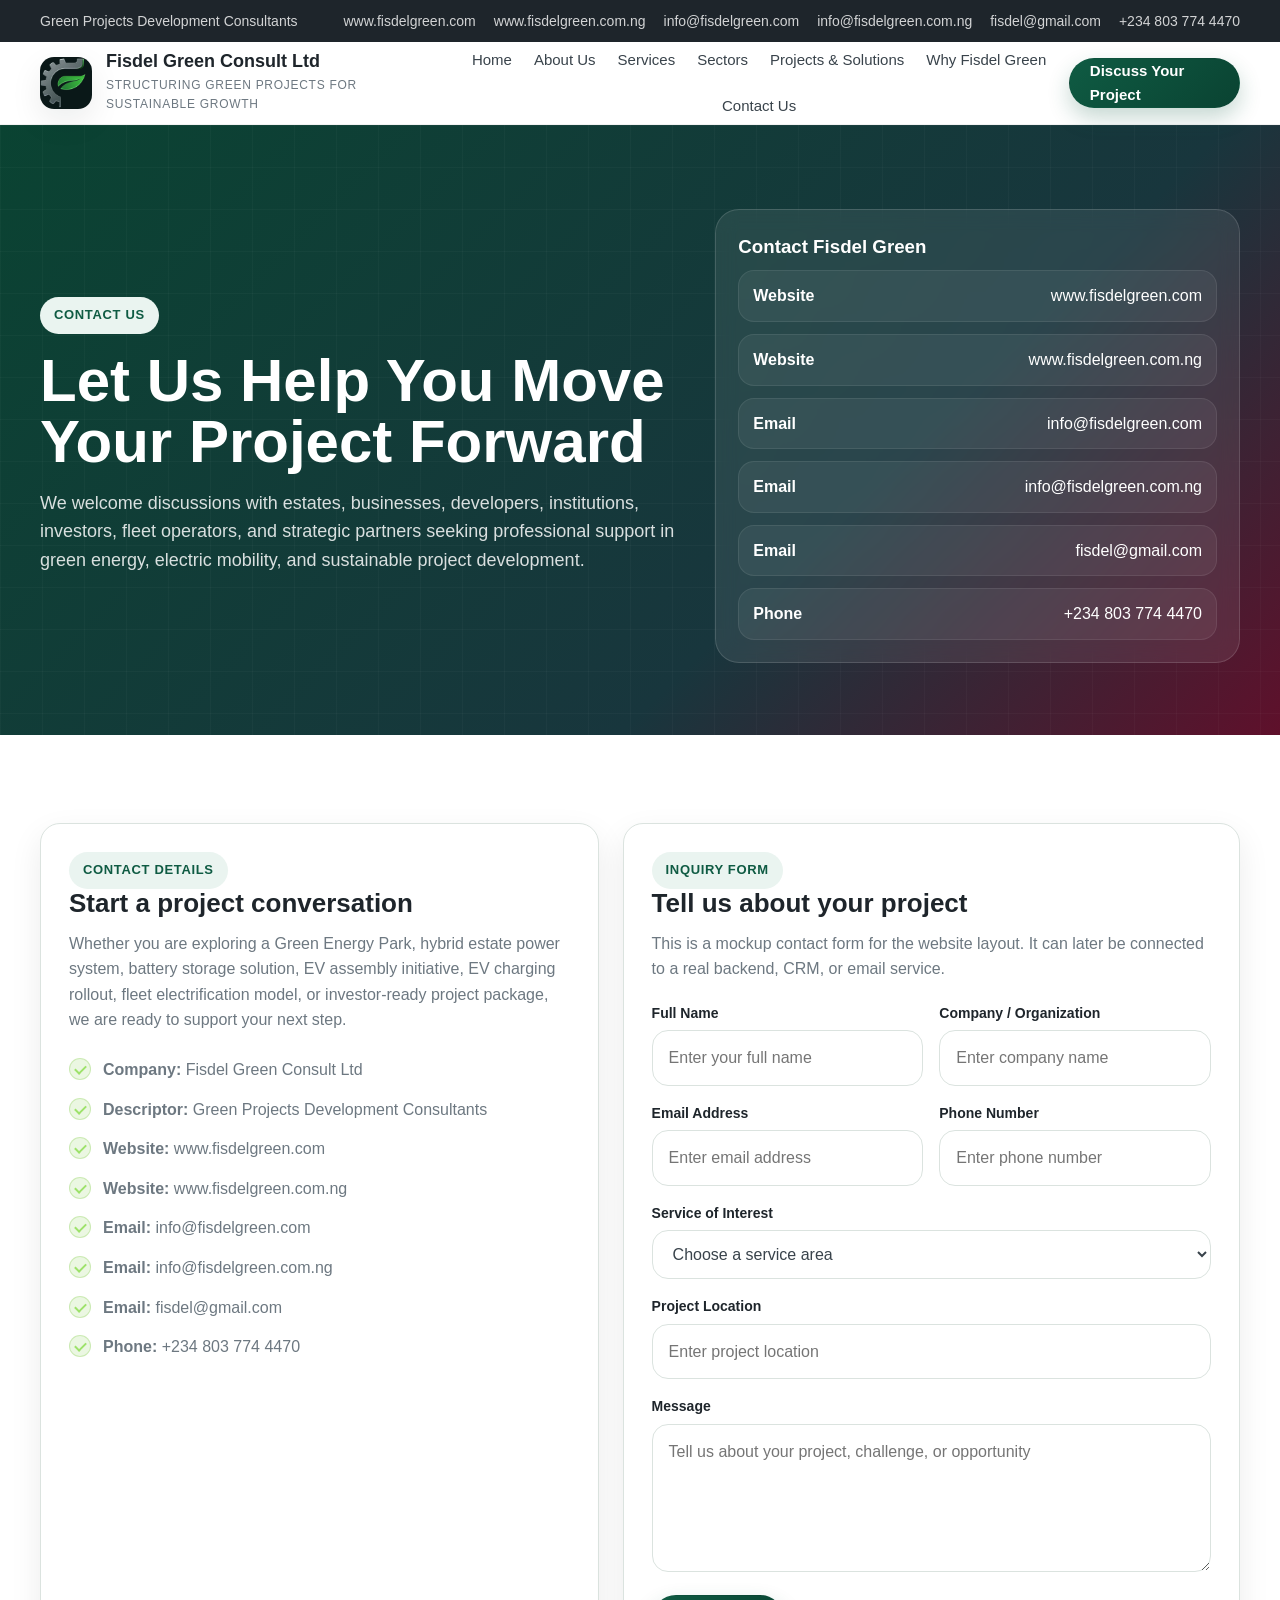
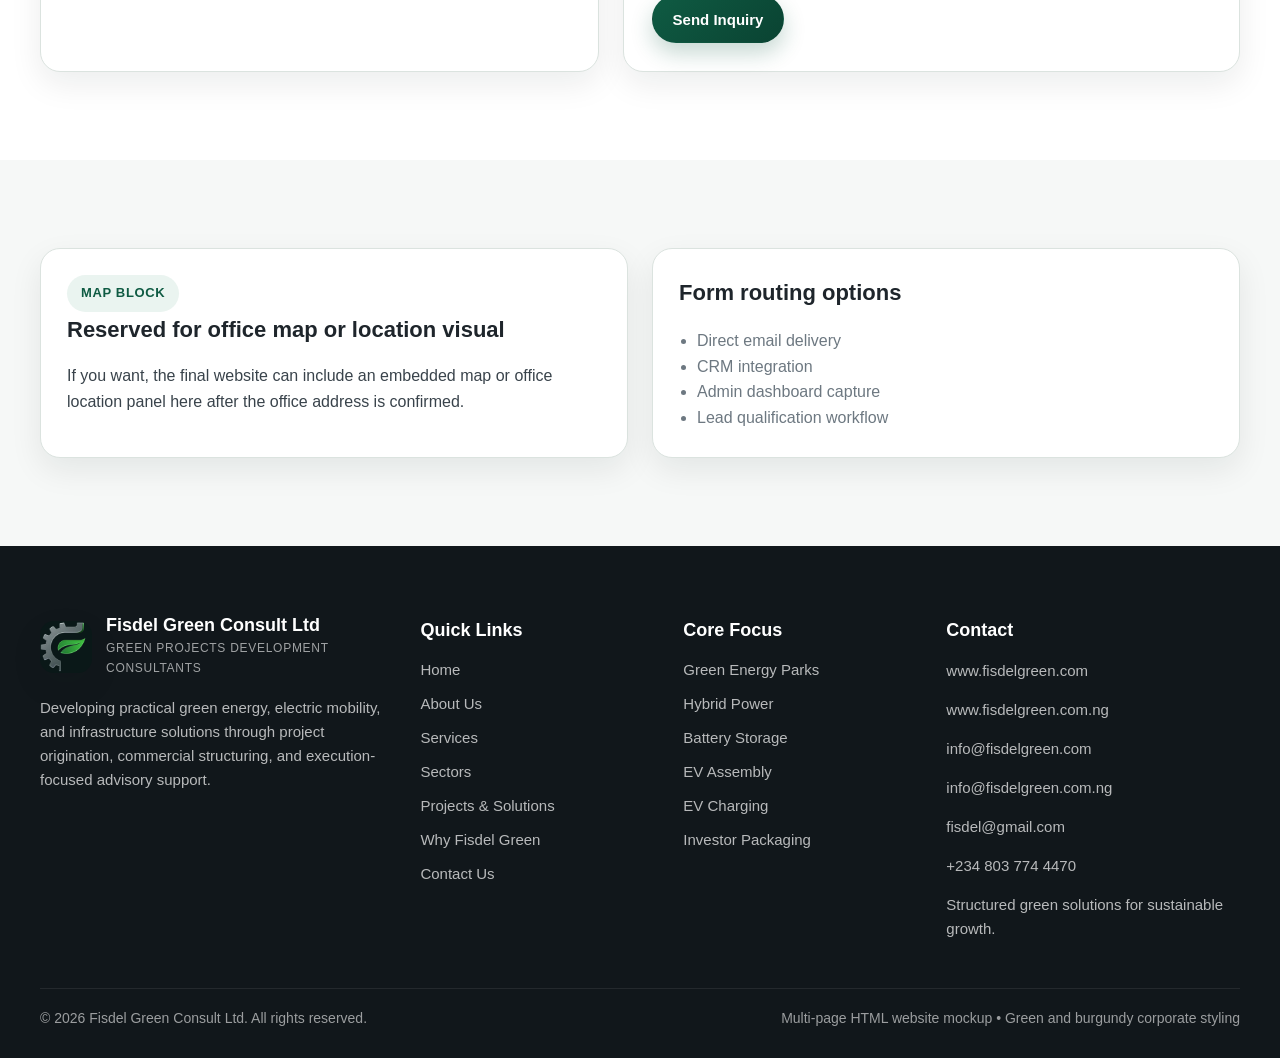
<file: pages/contact.html>
<!DOCTYPE html>
<html lang="en">
<head>
  <meta charset="UTF-8" />
  <meta name="viewport" content="width=device-width, initial-scale=1.0" />
  <meta name="description" content="Contact Fisdel Green Consult Ltd for support on green energy, hybrid power, EV projects, charging infrastructure, investor packaging, and structured project development." />
  <title>Contact Fisdel Green Consult Ltd</title>
  <link rel="stylesheet" href="../assets/styles.css" />
  <link rel="icon" type="image/png" href="../assets/img/favicon-32.png" />
</head>
<body>


  <div class="topbar">
    <div class="container topbar-inner">
      <div>Green Projects Development Consultants</div>
      <div class="topbar-links">
        <a href="https://www.fisdelgreen.com" target="_blank" rel="noopener">www.fisdelgreen.com</a>
        <a href="https://www.fisdelgreen.com.ng" target="_blank" rel="noopener">www.fisdelgreen.com.ng</a>
        <a href="mailto:info@fisdelgreen.com">info@fisdelgreen.com</a>
        <a href="mailto:info@fisdelgreen.com.ng">info@fisdelgreen.com.ng</a>
        <a href="mailto:fisdel@gmail.com">fisdel@gmail.com</a>
        <a href="tel:+2348037744470">+234 803 774 4470</a>
      </div>
    </div>
  </div>

  <header>
    <div class="container nav">
      <a class="brand" href="../index.html">
        <img class="brand-mark" src="../assets/img/fisdel-green-icon.png" alt="Fisdel Green Consult Ltd logo" />
        <div class="brand-text">
          <strong>Fisdel Green Consult Ltd</strong>
          <span>Structuring Green Projects for Sustainable Growth</span>
        </div>
      </a>

      <button class="btn secondary mobile-nav-toggle" type="button">Menu</button>

      <nav class="nav-links" aria-label="Primary navigation">
        <a href="../index.html">Home</a>
        <a href="about.html">About Us</a>
        <a href="services.html">Services</a>
        <a href="sectors.html">Sectors</a>
        <a href="projects.html">Projects & Solutions</a>
        <a href="why.html">Why Fisdel Green</a>
        <a href="contact.html">Contact Us</a>
      </nav>

      <a class="btn primary" href="contact.html">Discuss Your Project</a>
    </div>
  </header>


  <main>
    <section class="banner">
      <div class="container banner-inner">
        <div>
          <span class="eyebrow">Contact us</span>
          <h1>Let Us Help You Move Your Project Forward</h1>
          <p>We welcome discussions with estates, businesses, developers, institutions, investors, fleet operators, and strategic partners seeking professional support in green energy, electric mobility, and sustainable project development.</p>
        </div>
        <div class="banner-visual">
          <div class="metric-card">
            <h3>Contact Fisdel Green</h3>
            <div class="metric-list">
              <div class="metric-item"><b>Website</b><span>www.fisdelgreen.com</span></div>
              <div class="metric-item"><b>Website</b><span>www.fisdelgreen.com.ng</span></div>
              <div class="metric-item"><b>Email</b><span>info@fisdelgreen.com</span></div>
              <div class="metric-item"><b>Email</b><span>info@fisdelgreen.com.ng</span></div>
              <div class="metric-item"><b>Email</b><span>fisdel@gmail.com</span></div>
              <div class="metric-item"><b>Phone</b><span>+234 803 774 4470</span></div>
            </div>
          </div>
        </div>
      </div>
    </section>

    <section class="section">
      <div class="container contact-grid">
        <div class="panel">
          <span class="eyebrow">Contact details</span>
          <h3>Start a project conversation</h3>
          <p>Whether you are exploring a Green Energy Park, hybrid estate power system, battery storage solution, EV assembly initiative, EV charging rollout, fleet electrification model, or investor-ready project package, we are ready to support your next step.</p>
          <ul class="check-list" style="color:var(--muted);">
            <li><span class="check"></span><span><b>Company:</b> Fisdel Green Consult Ltd</span></li>
            <li><span class="check"></span><span><b>Descriptor:</b> Green Projects Development Consultants</span></li>
            <li><span class="check"></span><span><b>Website:</b> <a href="https://www.fisdelgreen.com" target="_blank" rel="noopener">www.fisdelgreen.com</a></span></li>
            <li><span class="check"></span><span><b>Website:</b> <a href="https://www.fisdelgreen.com.ng" target="_blank" rel="noopener">www.fisdelgreen.com.ng</a></span></li>
            <li><span class="check"></span><span><b>Email:</b> <a href="mailto:info@fisdelgreen.com">info@fisdelgreen.com</a></span></li>
            <li><span class="check"></span><span><b>Email:</b> <a href="mailto:info@fisdelgreen.com.ng">info@fisdelgreen.com.ng</a></span></li>
            <li><span class="check"></span><span><b>Email:</b> <a href="mailto:fisdel@gmail.com">fisdel@gmail.com</a></span></li>
            <li><span class="check"></span><span><b>Phone:</b> <a href="tel:+2348037744470">+234 803 774 4470</a></span></li>
          </ul>
        </div>

        <div class="panel">
          <span class="eyebrow">Inquiry form</span>
          <h3>Tell us about your project</h3>
          <p style="margin-bottom:20px;">This is a mockup contact form for the website layout. It can later be connected to a real backend, CRM, or email service.</p>
          <form class="form-grid">
            <div>
              <label for="name">Full Name</label>
              <input id="name" type="text" placeholder="Enter your full name" />
            </div>
            <div>
              <label for="company">Company / Organization</label>
              <input id="company" type="text" placeholder="Enter company name" />
            </div>
            <div>
              <label for="email">Email Address</label>
              <input id="email" type="email" placeholder="Enter email address" />
            </div>
            <div>
              <label for="phone">Phone Number</label>
              <input id="phone" type="tel" placeholder="Enter phone number" />
            </div>
            <div class="full">
              <label for="service">Service of Interest</label>
              <select id="service">
                <option>Choose a service area</option>
                <option>Green Energy Parks Development</option>
                <option>Hybrid Power Solutions</option>
                <option>Battery Energy Storage Advisory</option>
                <option>EV Assembly Development</option>
                <option>EV Charging Infrastructure</option>
                <option>Investor Packaging and Bankability Support</option>
              </select>
            </div>
            <div class="full">
              <label for="location">Project Location</label>
              <input id="location" type="text" placeholder="Enter project location" />
            </div>
            <div class="full">
              <label for="message">Message</label>
              <textarea id="message" placeholder="Tell us about your project, challenge, or opportunity"></textarea>
            </div>
            <div class="full">
              <button class="btn primary" type="button">Send Inquiry</button>
            </div>
          </form>
        </div>
      </div>
    </section>

    <section class="section alt">
      <div class="container feature-layout">
        <div class="feature-box">
          <span class="eyebrow">Map block</span>
          <h4>Reserved for office map or location visual</h4>
          <p>If you want, the final website can include an embedded map or office location panel here after the office address is confirmed.</p>
        </div>
        <div class="feature-box">
          <h4>Form routing options</h4>
          <ul>
            <li>Direct email delivery</li>
            <li>CRM integration</li>
            <li>Admin dashboard capture</li>
            <li>Lead qualification workflow</li>
          </ul>
        </div>
      </div>
    </section>
  </main>


  <footer>
    <div class="container footer-grid">
      <div class="footer-brand">
        <div class="brand" style="margin-bottom: 18px;">
          <img class="brand-mark" src="../assets/img/fisdel-green-icon.png" alt="Fisdel Green Consult Ltd logo" />
          <div class="brand-text">
            <strong style="color:#fff;">Fisdel Green Consult Ltd</strong>
            <span style="color:rgba(255,255,255,0.6);">Green Projects Development Consultants</span>
          </div>
        </div>
        <p>Developing practical green energy, electric mobility, and infrastructure solutions through project origination, commercial structuring, and execution-focused advisory support.</p>
      </div>

      <div class="footer-col">
        <h4>Quick Links</h4>
        <div class="footer-links">
          <a href="../index.html">Home</a>
          <a href="about.html">About Us</a>
          <a href="services.html">Services</a>
          <a href="sectors.html">Sectors</a>
          <a href="projects.html">Projects &amp; Solutions</a>
          <a href="why.html">Why Fisdel Green</a>
          <a href="contact.html">Contact Us</a>
        </div>
      </div>

      <div class="footer-col">
        <h4>Core Focus</h4>
        <div class="footer-links">
          <a href="services.html">Green Energy Parks</a>
          <a href="services.html">Hybrid Power</a>
          <a href="services.html">Battery Storage</a>
          <a href="services.html">EV Assembly</a>
          <a href="services.html">EV Charging</a>
          <a href="projects.html">Investor Packaging</a>
        </div>
      </div>

      <div class="footer-col">
        <h4>Contact</h4>
        <p><a href="https://www.fisdelgreen.com" target="_blank" rel="noopener">www.fisdelgreen.com</a></p>
        <p><a href="https://www.fisdelgreen.com.ng" target="_blank" rel="noopener">www.fisdelgreen.com.ng</a></p>
        <p><a href="mailto:info@fisdelgreen.com">info@fisdelgreen.com</a></p>
        <p><a href="mailto:info@fisdelgreen.com.ng">info@fisdelgreen.com.ng</a></p>
        <p><a href="mailto:fisdel@gmail.com">fisdel@gmail.com</a></p>
        <p><a href="tel:+2348037744470">+234 803 774 4470</a></p>
        <p>Structured green solutions for sustainable growth.</p>
      </div>
    </div>

    <div class="container footer-bottom">
      <div>© 2026 Fisdel Green Consult Ltd. All rights reserved.</div>
      <div>Multi-page HTML website mockup • Green and burgundy corporate styling</div>
    </div>
  </footer>

<script src="../assets/script.js"></script>
</body>
</html>
</file>
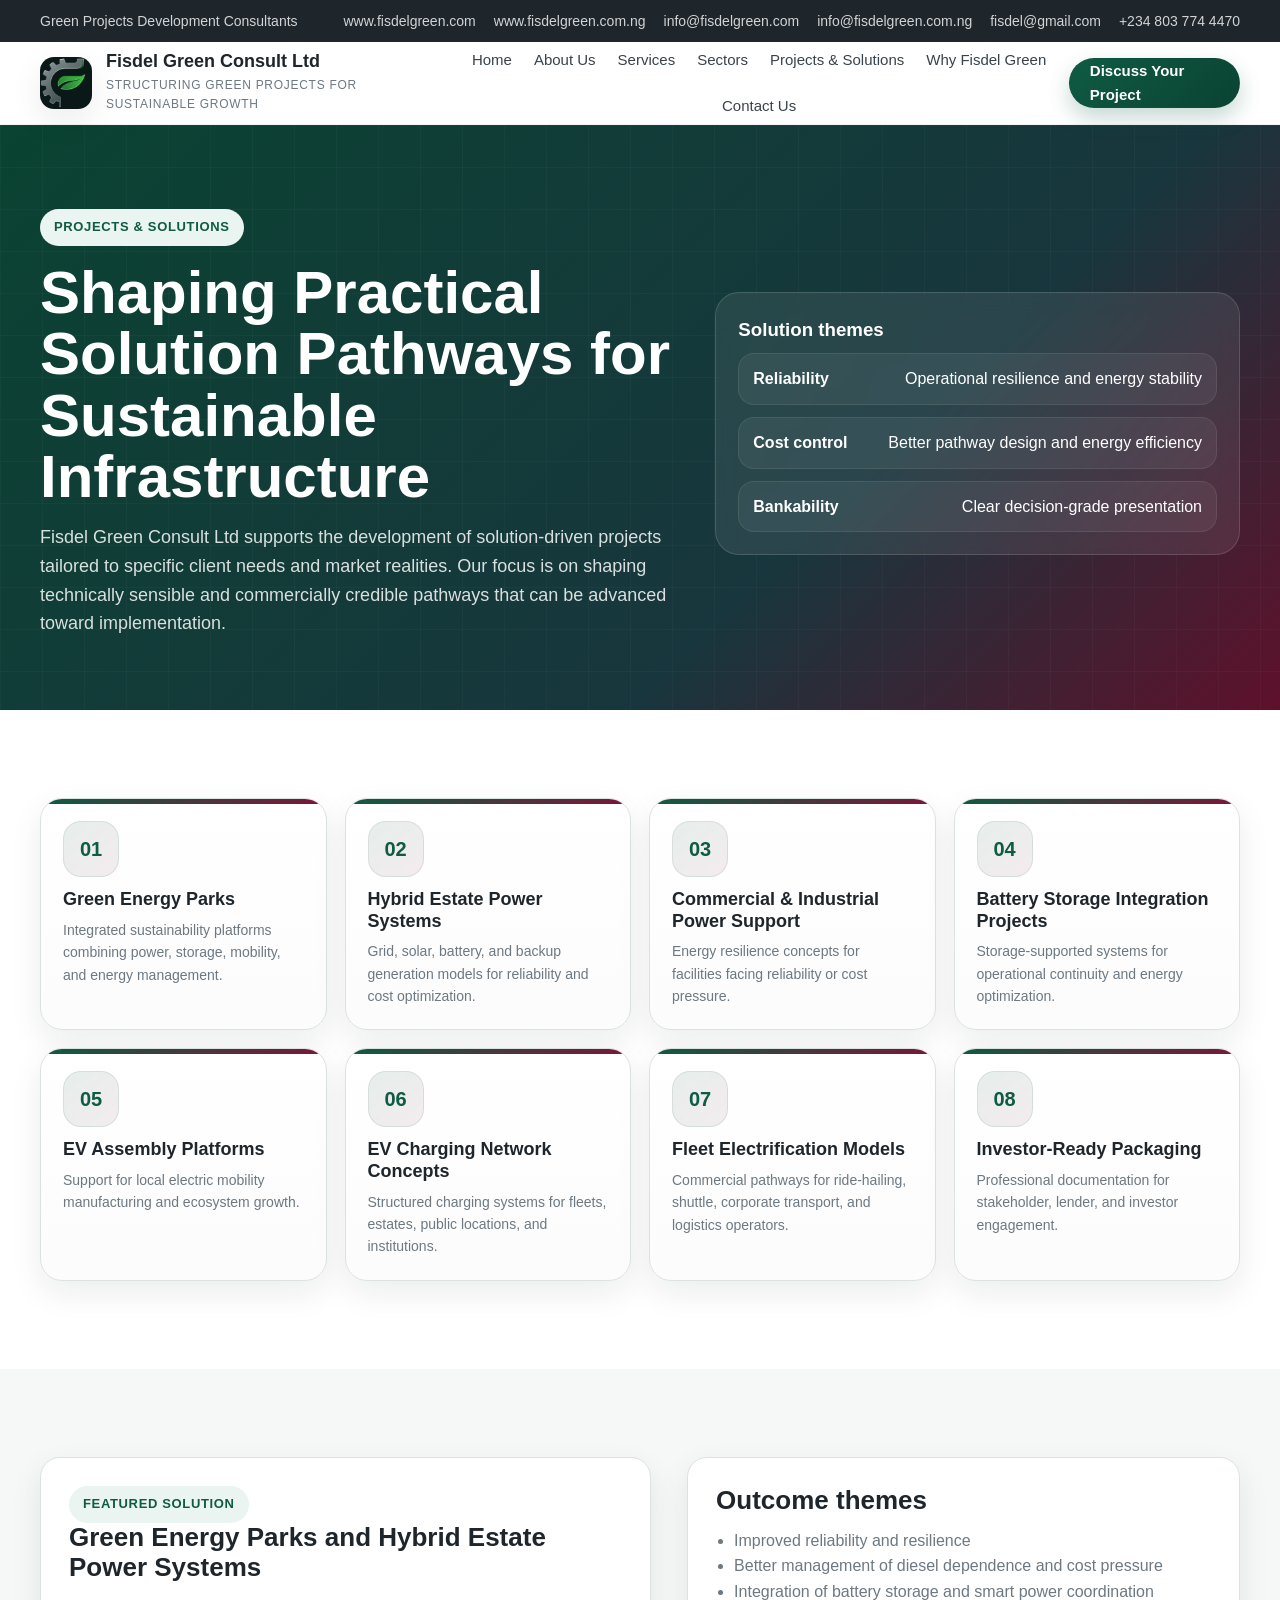
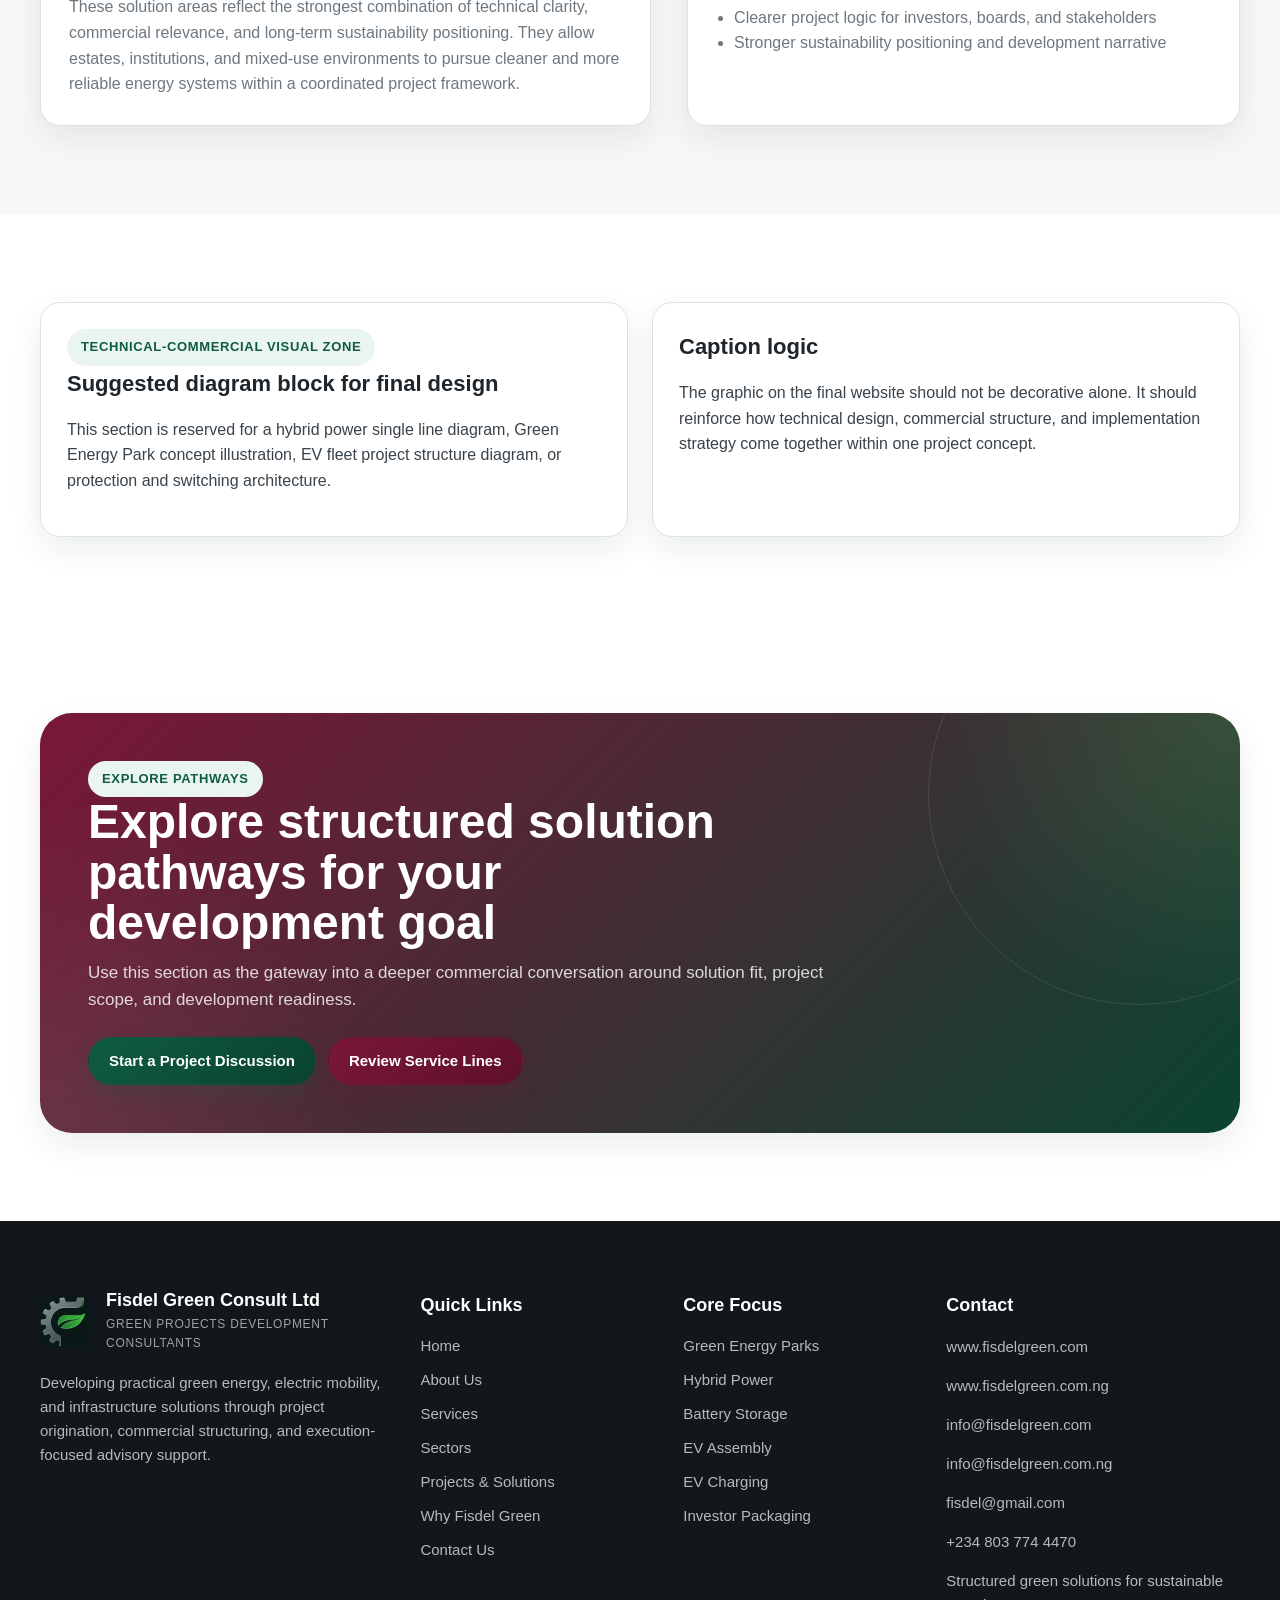
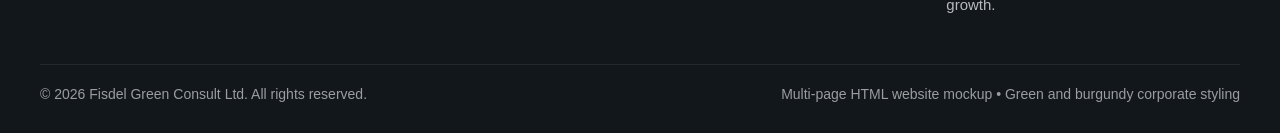
<file: pages/projects.html>
<!DOCTYPE html>
<html lang="en">
<head>
  <meta charset="UTF-8" />
  <meta name="viewport" content="width=device-width, initial-scale=1.0" />
  <meta name="description" content="Discover the project and solution areas supported by Fisdel Green Consult Ltd across green energy, storage, hybrid systems, EV infrastructure, and project structuring." />
  <title>Projects & Solutions | Fisdel Green Consult Ltd</title>
  <link rel="stylesheet" href="../assets/styles.css" />
  <link rel="icon" type="image/png" href="../assets/img/favicon-32.png" />
</head>
<body>


  <div class="topbar">
    <div class="container topbar-inner">
      <div>Green Projects Development Consultants</div>
      <div class="topbar-links">
        <a href="https://www.fisdelgreen.com" target="_blank" rel="noopener">www.fisdelgreen.com</a>
        <a href="https://www.fisdelgreen.com.ng" target="_blank" rel="noopener">www.fisdelgreen.com.ng</a>
        <a href="mailto:info@fisdelgreen.com">info@fisdelgreen.com</a>
        <a href="mailto:info@fisdelgreen.com.ng">info@fisdelgreen.com.ng</a>
        <a href="mailto:fisdel@gmail.com">fisdel@gmail.com</a>
        <a href="tel:+2348037744470">+234 803 774 4470</a>
      </div>
    </div>
  </div>

  <header>
    <div class="container nav">
      <a class="brand" href="../index.html">
        <img class="brand-mark" src="../assets/img/fisdel-green-icon.png" alt="Fisdel Green Consult Ltd logo" />
        <div class="brand-text">
          <strong>Fisdel Green Consult Ltd</strong>
          <span>Structuring Green Projects for Sustainable Growth</span>
        </div>
      </a>

      <button class="btn secondary mobile-nav-toggle" type="button">Menu</button>

      <nav class="nav-links" aria-label="Primary navigation">
        <a href="../index.html">Home</a>
        <a href="about.html">About Us</a>
        <a href="services.html">Services</a>
        <a href="sectors.html">Sectors</a>
        <a href="projects.html">Projects & Solutions</a>
        <a href="why.html">Why Fisdel Green</a>
        <a href="contact.html">Contact Us</a>
      </nav>

      <a class="btn primary" href="contact.html">Discuss Your Project</a>
    </div>
  </header>


  <main>
    <section class="banner">
      <div class="container banner-inner">
        <div>
          <span class="eyebrow">Projects &amp; solutions</span>
          <h1>Shaping Practical Solution Pathways for Sustainable Infrastructure</h1>
          <p>Fisdel Green Consult Ltd supports the development of solution-driven projects tailored to specific client needs and market realities. Our focus is on shaping technically sensible and commercially credible pathways that can be advanced toward implementation.</p>
        </div>
        <div class="banner-visual">
          <div class="metric-card">
            <h3>Solution themes</h3>
            <div class="metric-list">
              <div class="metric-item"><b>Reliability</b><span>Operational resilience and energy stability</span></div>
              <div class="metric-item"><b>Cost control</b><span>Better pathway design and energy efficiency</span></div>
              <div class="metric-item"><b>Bankability</b><span>Clear decision-grade presentation</span></div>
            </div>
          </div>
        </div>
      </div>
    </section>

    <section class="section">
      <div class="container coverage-grid">
        <article class="coverage-card"><div class="icon">01</div><h4>Green Energy Parks</h4><p>Integrated sustainability platforms combining power, storage, mobility, and energy management.</p></article>
        <article class="coverage-card"><div class="icon">02</div><h4>Hybrid Estate Power Systems</h4><p>Grid, solar, battery, and backup generation models for reliability and cost optimization.</p></article>
        <article class="coverage-card"><div class="icon">03</div><h4>Commercial & Industrial Power Support</h4><p>Energy resilience concepts for facilities facing reliability or cost pressure.</p></article>
        <article class="coverage-card"><div class="icon">04</div><h4>Battery Storage Integration Projects</h4><p>Storage-supported systems for operational continuity and energy optimization.</p></article>
        <article class="coverage-card"><div class="icon">05</div><h4>EV Assembly Platforms</h4><p>Support for local electric mobility manufacturing and ecosystem growth.</p></article>
        <article class="coverage-card"><div class="icon">06</div><h4>EV Charging Network Concepts</h4><p>Structured charging systems for fleets, estates, public locations, and institutions.</p></article>
        <article class="coverage-card"><div class="icon">07</div><h4>Fleet Electrification Models</h4><p>Commercial pathways for ride-hailing, shuttle, corporate transport, and logistics operators.</p></article>
        <article class="coverage-card"><div class="icon">08</div><h4>Investor-Ready Packaging</h4><p>Professional documentation for stakeholder, lender, and investor engagement.</p></article>
      </div>
    </section>

    <section class="section alt">
      <div class="container split">
        <div class="panel">
          <span class="eyebrow">Featured solution</span>
          <h3>Green Energy Parks and Hybrid Estate Power Systems</h3>
          <p>These solution areas reflect the strongest combination of technical clarity, commercial relevance, and long-term sustainability positioning. They allow estates, institutions, and mixed-use environments to pursue cleaner and more reliable energy systems within a coordinated project framework.</p>
        </div>
        <div class="panel">
          <h3>Outcome themes</h3>
          <ul class="list-clean">
            <li>Improved reliability and resilience</li>
            <li>Better management of diesel dependence and cost pressure</li>
            <li>Integration of battery storage and smart power coordination</li>
            <li>Clearer project logic for investors, boards, and stakeholders</li>
            <li>Stronger sustainability positioning and development narrative</li>
          </ul>
        </div>
      </div>
    </section>

    <section class="section">
      <div class="container feature-layout">
        <div class="feature-box">
          <span class="eyebrow">Technical-commercial visual zone</span>
          <h4>Suggested diagram block for final design</h4>
          <p>This section is reserved for a hybrid power single line diagram, Green Energy Park concept illustration, EV fleet project structure diagram, or protection and switching architecture.</p>
        </div>
        <div class="feature-box">
          <h4>Caption logic</h4>
          <p>The graphic on the final website should not be decorative alone. It should reinforce how technical design, commercial structure, and implementation strategy come together within one project concept.</p>
        </div>
      </div>
    </section>

    <section class="section">
      <div class="container">
        <div class="cta">
          <div class="cta-content">
            <div>
              <span class="eyebrow">Explore pathways</span>
              <h2>Explore structured solution pathways for your development goal</h2>
              <p>Use this section as the gateway into a deeper commercial conversation around solution fit, project scope, and development readiness.</p>
            </div>
            <div class="btn-group">
              <a class="btn primary" href="contact.html">Start a Project Discussion</a>
              <a class="btn burgundy" href="services.html">Review Service Lines</a>
            </div>
          </div>
        </div>
      </div>
    </section>
  </main>


  <footer>
    <div class="container footer-grid">
      <div class="footer-brand">
        <div class="brand" style="margin-bottom: 18px;">
          <img class="brand-mark" src="../assets/img/fisdel-green-icon.png" alt="Fisdel Green Consult Ltd logo" />
          <div class="brand-text">
            <strong style="color:#fff;">Fisdel Green Consult Ltd</strong>
            <span style="color:rgba(255,255,255,0.6);">Green Projects Development Consultants</span>
          </div>
        </div>
        <p>Developing practical green energy, electric mobility, and infrastructure solutions through project origination, commercial structuring, and execution-focused advisory support.</p>
      </div>

      <div class="footer-col">
        <h4>Quick Links</h4>
        <div class="footer-links">
          <a href="../index.html">Home</a>
          <a href="about.html">About Us</a>
          <a href="services.html">Services</a>
          <a href="sectors.html">Sectors</a>
          <a href="projects.html">Projects &amp; Solutions</a>
          <a href="why.html">Why Fisdel Green</a>
          <a href="contact.html">Contact Us</a>
        </div>
      </div>

      <div class="footer-col">
        <h4>Core Focus</h4>
        <div class="footer-links">
          <a href="services.html">Green Energy Parks</a>
          <a href="services.html">Hybrid Power</a>
          <a href="services.html">Battery Storage</a>
          <a href="services.html">EV Assembly</a>
          <a href="services.html">EV Charging</a>
          <a href="projects.html">Investor Packaging</a>
        </div>
      </div>

      <div class="footer-col">
        <h4>Contact</h4>
        <p><a href="https://www.fisdelgreen.com" target="_blank" rel="noopener">www.fisdelgreen.com</a></p>
        <p><a href="https://www.fisdelgreen.com.ng" target="_blank" rel="noopener">www.fisdelgreen.com.ng</a></p>
        <p><a href="mailto:info@fisdelgreen.com">info@fisdelgreen.com</a></p>
        <p><a href="mailto:info@fisdelgreen.com.ng">info@fisdelgreen.com.ng</a></p>
        <p><a href="mailto:fisdel@gmail.com">fisdel@gmail.com</a></p>
        <p><a href="tel:+2348037744470">+234 803 774 4470</a></p>
        <p>Structured green solutions for sustainable growth.</p>
      </div>
    </div>

    <div class="container footer-bottom">
      <div>© 2026 Fisdel Green Consult Ltd. All rights reserved.</div>
      <div>Multi-page HTML website mockup • Green and burgundy corporate styling</div>
    </div>
  </footer>

<script src="../assets/script.js"></script>
</body>
</html>
</file>
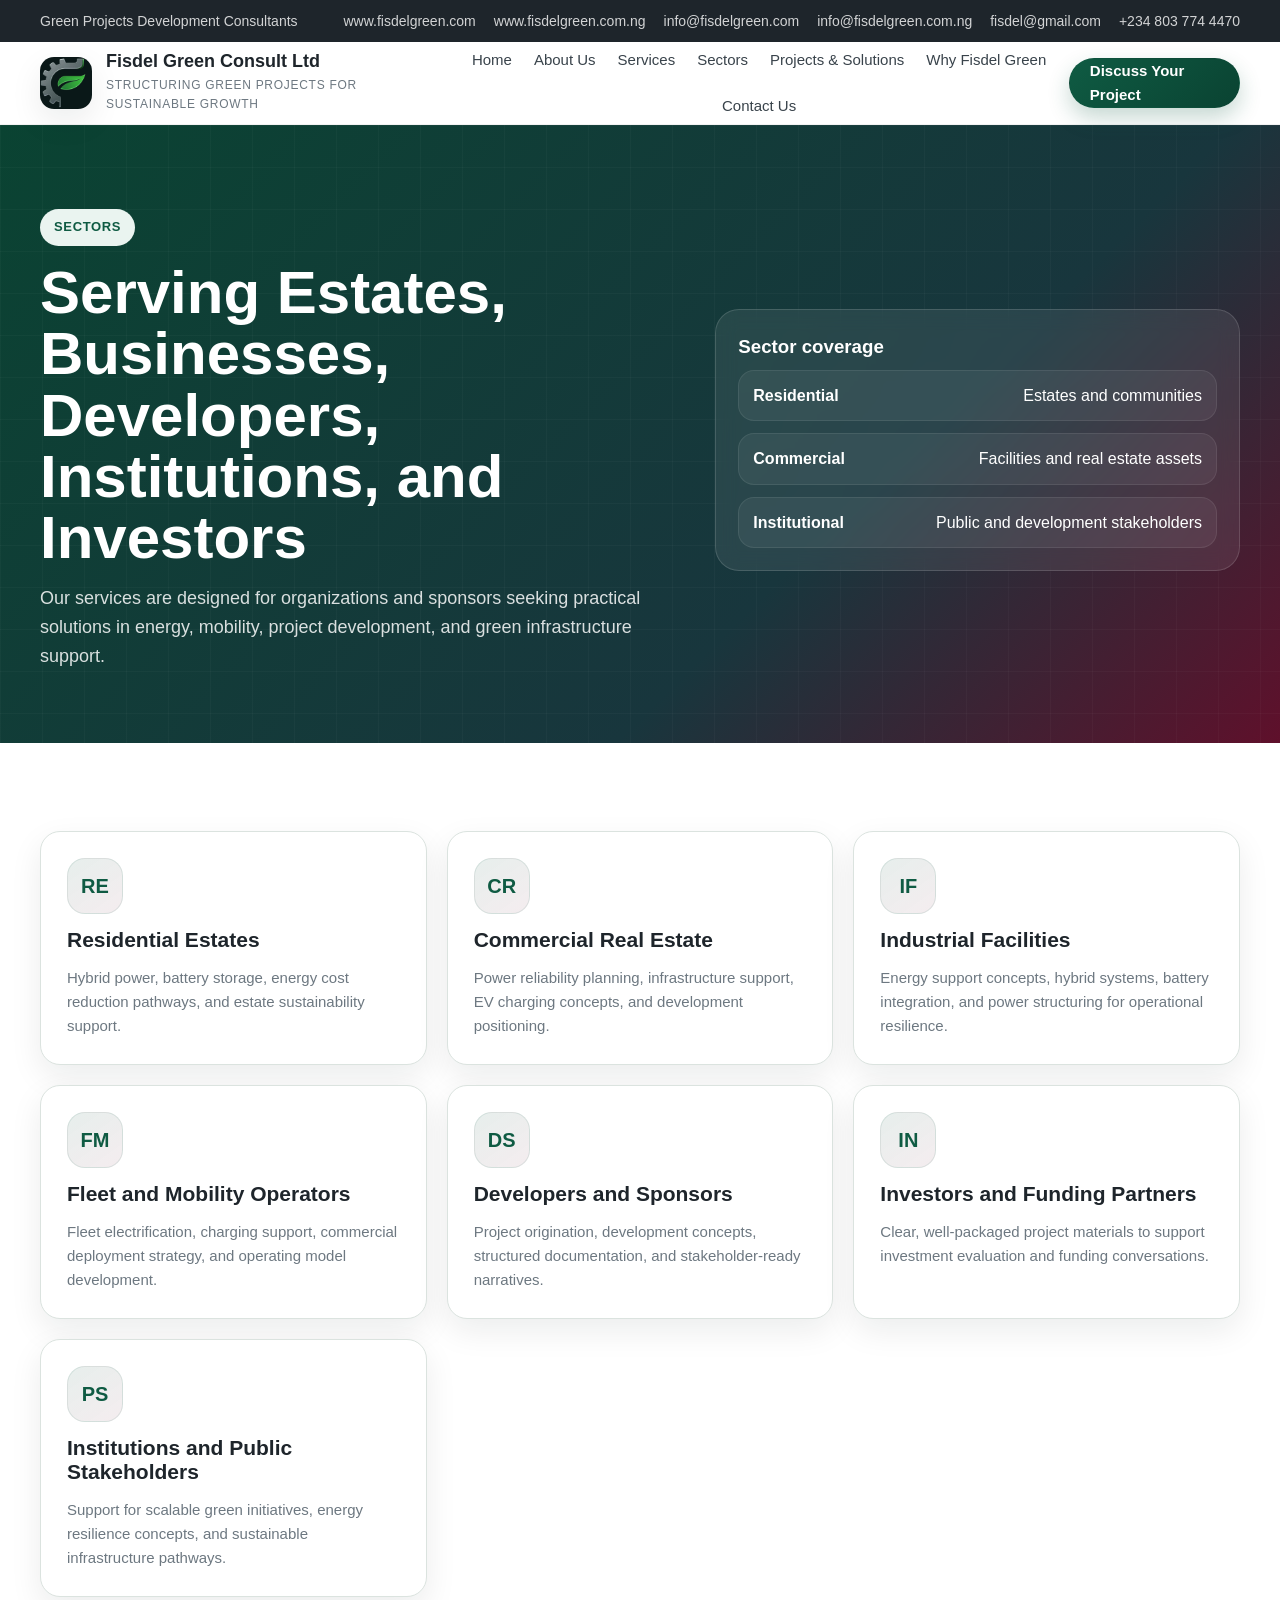
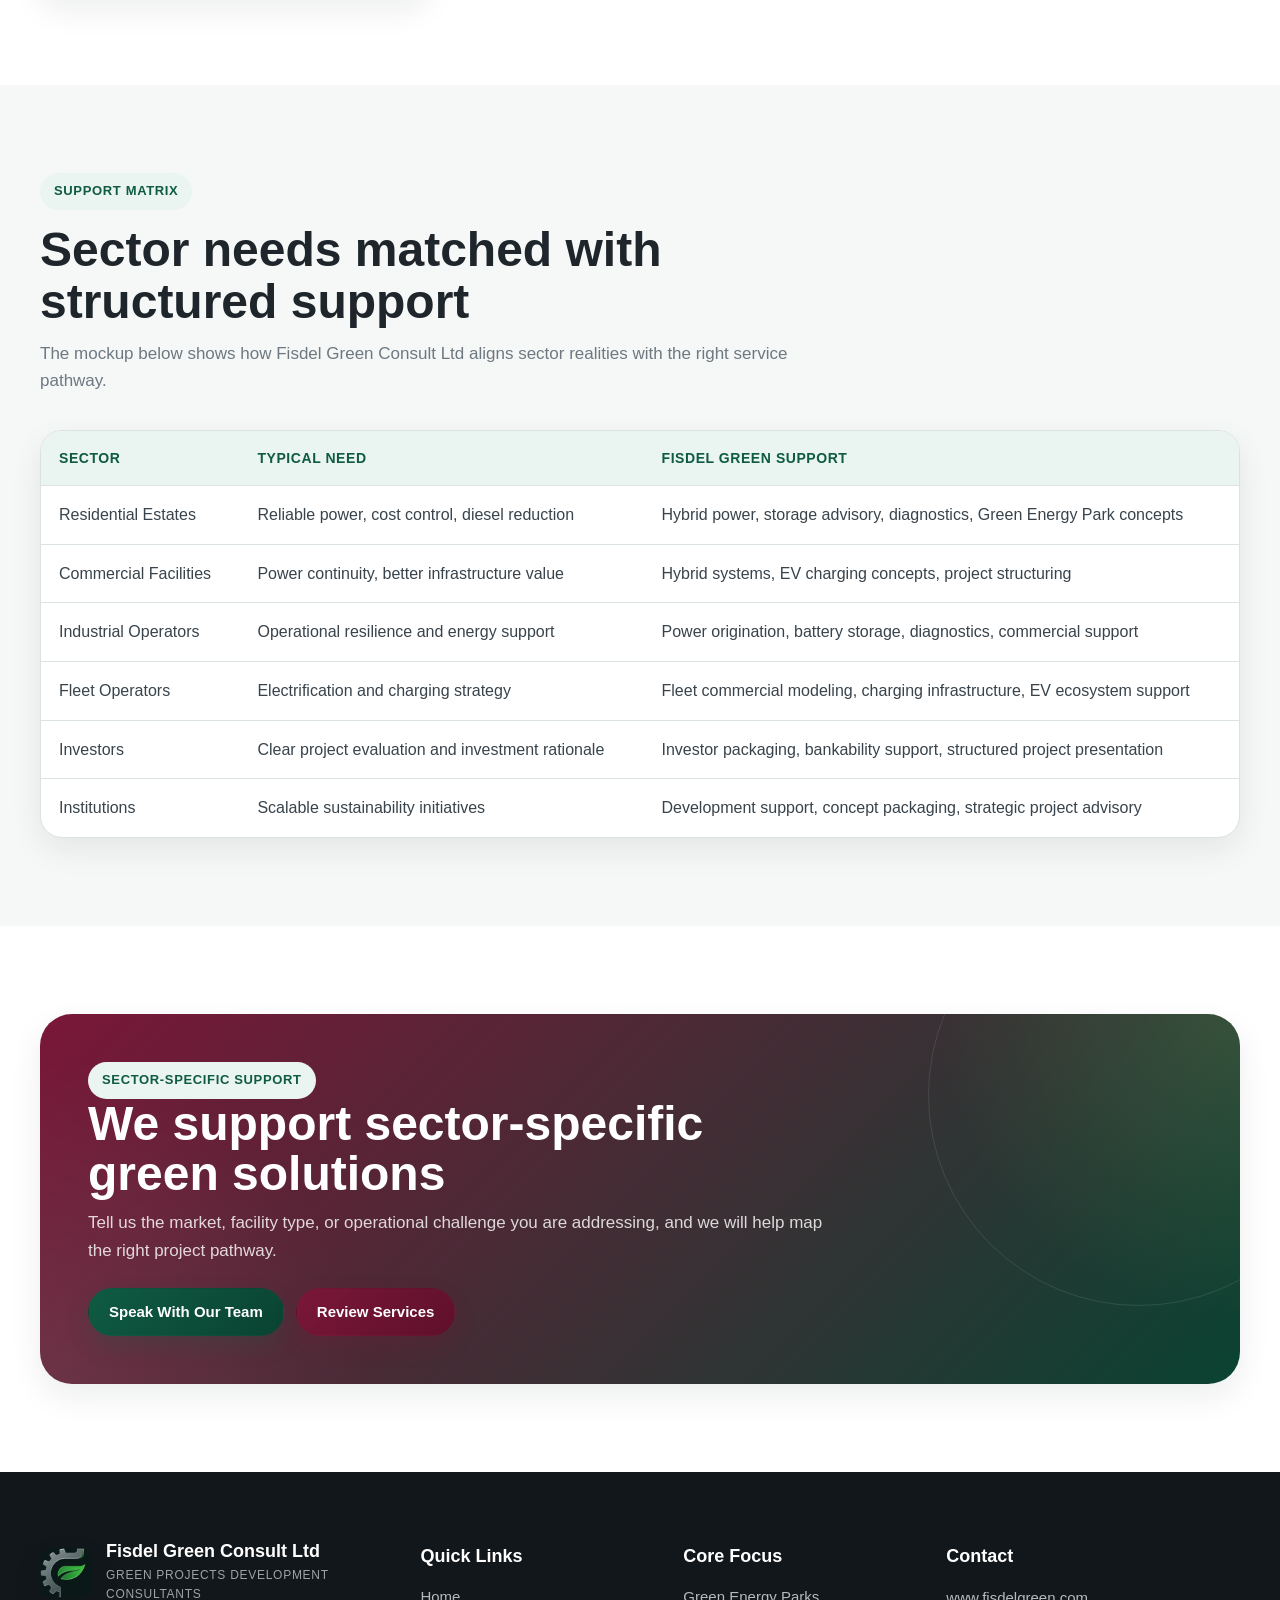
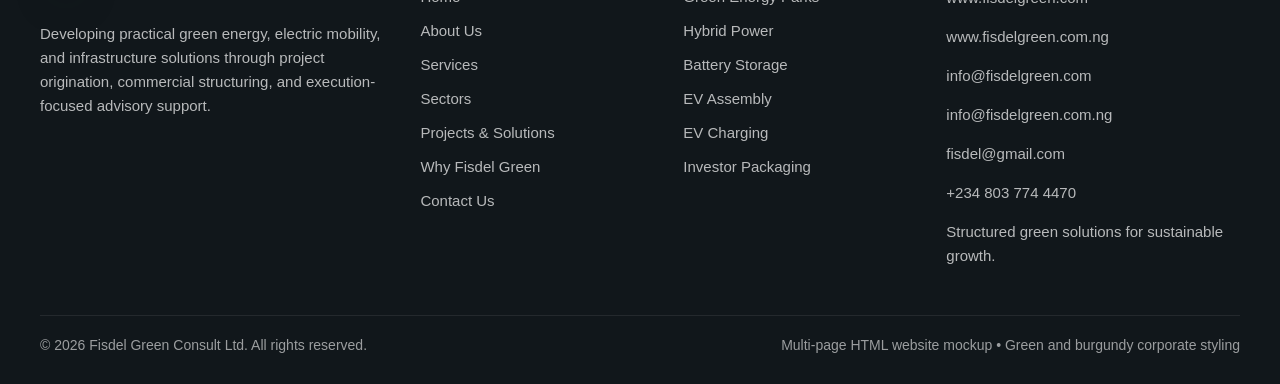
<file: pages/sectors.html>
<!DOCTYPE html>
<html lang="en">
<head>
  <meta charset="UTF-8" />
  <meta name="viewport" content="width=device-width, initial-scale=1.0" />
  <meta name="description" content="Fisdel Green Consult Ltd serves estates, commercial facilities, industrial sites, fleet businesses, developers, investors, and institutions with structured green project solutions." />
  <title>Sectors We Serve | Fisdel Green Consult Ltd</title>
  <link rel="stylesheet" href="../assets/styles.css" />
  <link rel="icon" type="image/png" href="../assets/img/favicon-32.png" />
</head>
<body>


  <div class="topbar">
    <div class="container topbar-inner">
      <div>Green Projects Development Consultants</div>
      <div class="topbar-links">
        <a href="https://www.fisdelgreen.com" target="_blank" rel="noopener">www.fisdelgreen.com</a>
        <a href="https://www.fisdelgreen.com.ng" target="_blank" rel="noopener">www.fisdelgreen.com.ng</a>
        <a href="mailto:info@fisdelgreen.com">info@fisdelgreen.com</a>
        <a href="mailto:info@fisdelgreen.com.ng">info@fisdelgreen.com.ng</a>
        <a href="mailto:fisdel@gmail.com">fisdel@gmail.com</a>
        <a href="tel:+2348037744470">+234 803 774 4470</a>
      </div>
    </div>
  </div>

  <header>
    <div class="container nav">
      <a class="brand" href="../index.html">
        <img class="brand-mark" src="../assets/img/fisdel-green-icon.png" alt="Fisdel Green Consult Ltd logo" />
        <div class="brand-text">
          <strong>Fisdel Green Consult Ltd</strong>
          <span>Structuring Green Projects for Sustainable Growth</span>
        </div>
      </a>

      <button class="btn secondary mobile-nav-toggle" type="button">Menu</button>

      <nav class="nav-links" aria-label="Primary navigation">
        <a href="../index.html">Home</a>
        <a href="about.html">About Us</a>
        <a href="services.html">Services</a>
        <a href="sectors.html">Sectors</a>
        <a href="projects.html">Projects & Solutions</a>
        <a href="why.html">Why Fisdel Green</a>
        <a href="contact.html">Contact Us</a>
      </nav>

      <a class="btn primary" href="contact.html">Discuss Your Project</a>
    </div>
  </header>


  <main>
    <section class="banner">
      <div class="container banner-inner">
        <div>
          <span class="eyebrow">Sectors</span>
          <h1>Serving Estates, Businesses, Developers, Institutions, and Investors</h1>
          <p>Our services are designed for organizations and sponsors seeking practical solutions in energy, mobility, project development, and green infrastructure support.</p>
        </div>
        <div class="banner-visual">
          <div class="metric-card">
            <h3>Sector coverage</h3>
            <div class="metric-list">
              <div class="metric-item"><b>Residential</b><span>Estates and communities</span></div>
              <div class="metric-item"><b>Commercial</b><span>Facilities and real estate assets</span></div>
              <div class="metric-item"><b>Institutional</b><span>Public and development stakeholders</span></div>
            </div>
          </div>
        </div>
      </div>
    </section>

    <section class="section">
      <div class="container card-grid">
        <article class="card"><div class="icon">RE</div><h3>Residential Estates</h3><p>Hybrid power, battery storage, energy cost reduction pathways, and estate sustainability support.</p></article>
        <article class="card"><div class="icon">CR</div><h3>Commercial Real Estate</h3><p>Power reliability planning, infrastructure support, EV charging concepts, and development positioning.</p></article>
        <article class="card"><div class="icon">IF</div><h3>Industrial Facilities</h3><p>Energy support concepts, hybrid systems, battery integration, and power structuring for operational resilience.</p></article>
        <article class="card"><div class="icon">FM</div><h3>Fleet and Mobility Operators</h3><p>Fleet electrification, charging support, commercial deployment strategy, and operating model development.</p></article>
        <article class="card"><div class="icon">DS</div><h3>Developers and Sponsors</h3><p>Project origination, development concepts, structured documentation, and stakeholder-ready narratives.</p></article>
        <article class="card"><div class="icon">IN</div><h3>Investors and Funding Partners</h3><p>Clear, well-packaged project materials to support investment evaluation and funding conversations.</p></article>
        <article class="card"><div class="icon">PS</div><h3>Institutions and Public Stakeholders</h3><p>Support for scalable green initiatives, energy resilience concepts, and sustainable infrastructure pathways.</p></article>
      </div>
    </section>

    <section class="section alt">
      <div class="container">
        <div class="section-header">
          <span class="eyebrow">Support matrix</span>
          <h2>Sector needs matched with structured support</h2>
          <p>The mockup below shows how Fisdel Green Consult Ltd aligns sector realities with the right service pathway.</p>
        </div>
        <div class="table-wrap">
          <table>
            <thead>
              <tr>
                <th>Sector</th>
                <th>Typical Need</th>
                <th>Fisdel Green Support</th>
              </tr>
            </thead>
            <tbody>
              <tr>
                <td>Residential Estates</td>
                <td>Reliable power, cost control, diesel reduction</td>
                <td>Hybrid power, storage advisory, diagnostics, Green Energy Park concepts</td>
              </tr>
              <tr>
                <td>Commercial Facilities</td>
                <td>Power continuity, better infrastructure value</td>
                <td>Hybrid systems, EV charging concepts, project structuring</td>
              </tr>
              <tr>
                <td>Industrial Operators</td>
                <td>Operational resilience and energy support</td>
                <td>Power origination, battery storage, diagnostics, commercial support</td>
              </tr>
              <tr>
                <td>Fleet Operators</td>
                <td>Electrification and charging strategy</td>
                <td>Fleet commercial modeling, charging infrastructure, EV ecosystem support</td>
              </tr>
              <tr>
                <td>Investors</td>
                <td>Clear project evaluation and investment rationale</td>
                <td>Investor packaging, bankability support, structured project presentation</td>
              </tr>
              <tr>
                <td>Institutions</td>
                <td>Scalable sustainability initiatives</td>
                <td>Development support, concept packaging, strategic project advisory</td>
              </tr>
            </tbody>
          </table>
        </div>
      </div>
    </section>

    <section class="section">
      <div class="container">
        <div class="cta">
          <div class="cta-content">
            <div>
              <span class="eyebrow">Sector-specific support</span>
              <h2>We support sector-specific green solutions</h2>
              <p>Tell us the market, facility type, or operational challenge you are addressing, and we will help map the right project pathway.</p>
            </div>
            <div class="btn-group">
              <a class="btn primary" href="contact.html">Speak With Our Team</a>
              <a class="btn burgundy" href="services.html">Review Services</a>
            </div>
          </div>
        </div>
      </div>
    </section>
  </main>


  <footer>
    <div class="container footer-grid">
      <div class="footer-brand">
        <div class="brand" style="margin-bottom: 18px;">
          <img class="brand-mark" src="../assets/img/fisdel-green-icon.png" alt="Fisdel Green Consult Ltd logo" />
          <div class="brand-text">
            <strong style="color:#fff;">Fisdel Green Consult Ltd</strong>
            <span style="color:rgba(255,255,255,0.6);">Green Projects Development Consultants</span>
          </div>
        </div>
        <p>Developing practical green energy, electric mobility, and infrastructure solutions through project origination, commercial structuring, and execution-focused advisory support.</p>
      </div>

      <div class="footer-col">
        <h4>Quick Links</h4>
        <div class="footer-links">
          <a href="../index.html">Home</a>
          <a href="about.html">About Us</a>
          <a href="services.html">Services</a>
          <a href="sectors.html">Sectors</a>
          <a href="projects.html">Projects &amp; Solutions</a>
          <a href="why.html">Why Fisdel Green</a>
          <a href="contact.html">Contact Us</a>
        </div>
      </div>

      <div class="footer-col">
        <h4>Core Focus</h4>
        <div class="footer-links">
          <a href="services.html">Green Energy Parks</a>
          <a href="services.html">Hybrid Power</a>
          <a href="services.html">Battery Storage</a>
          <a href="services.html">EV Assembly</a>
          <a href="services.html">EV Charging</a>
          <a href="projects.html">Investor Packaging</a>
        </div>
      </div>

      <div class="footer-col">
        <h4>Contact</h4>
        <p><a href="https://www.fisdelgreen.com" target="_blank" rel="noopener">www.fisdelgreen.com</a></p>
        <p><a href="https://www.fisdelgreen.com.ng" target="_blank" rel="noopener">www.fisdelgreen.com.ng</a></p>
        <p><a href="mailto:info@fisdelgreen.com">info@fisdelgreen.com</a></p>
        <p><a href="mailto:info@fisdelgreen.com.ng">info@fisdelgreen.com.ng</a></p>
        <p><a href="mailto:fisdel@gmail.com">fisdel@gmail.com</a></p>
        <p><a href="tel:+2348037744470">+234 803 774 4470</a></p>
        <p>Structured green solutions for sustainable growth.</p>
      </div>
    </div>

    <div class="container footer-bottom">
      <div>© 2026 Fisdel Green Consult Ltd. All rights reserved.</div>
      <div>Multi-page HTML website mockup • Green and burgundy corporate styling</div>
    </div>
  </footer>

<script src="../assets/script.js"></script>
</body>
</html>
</file>
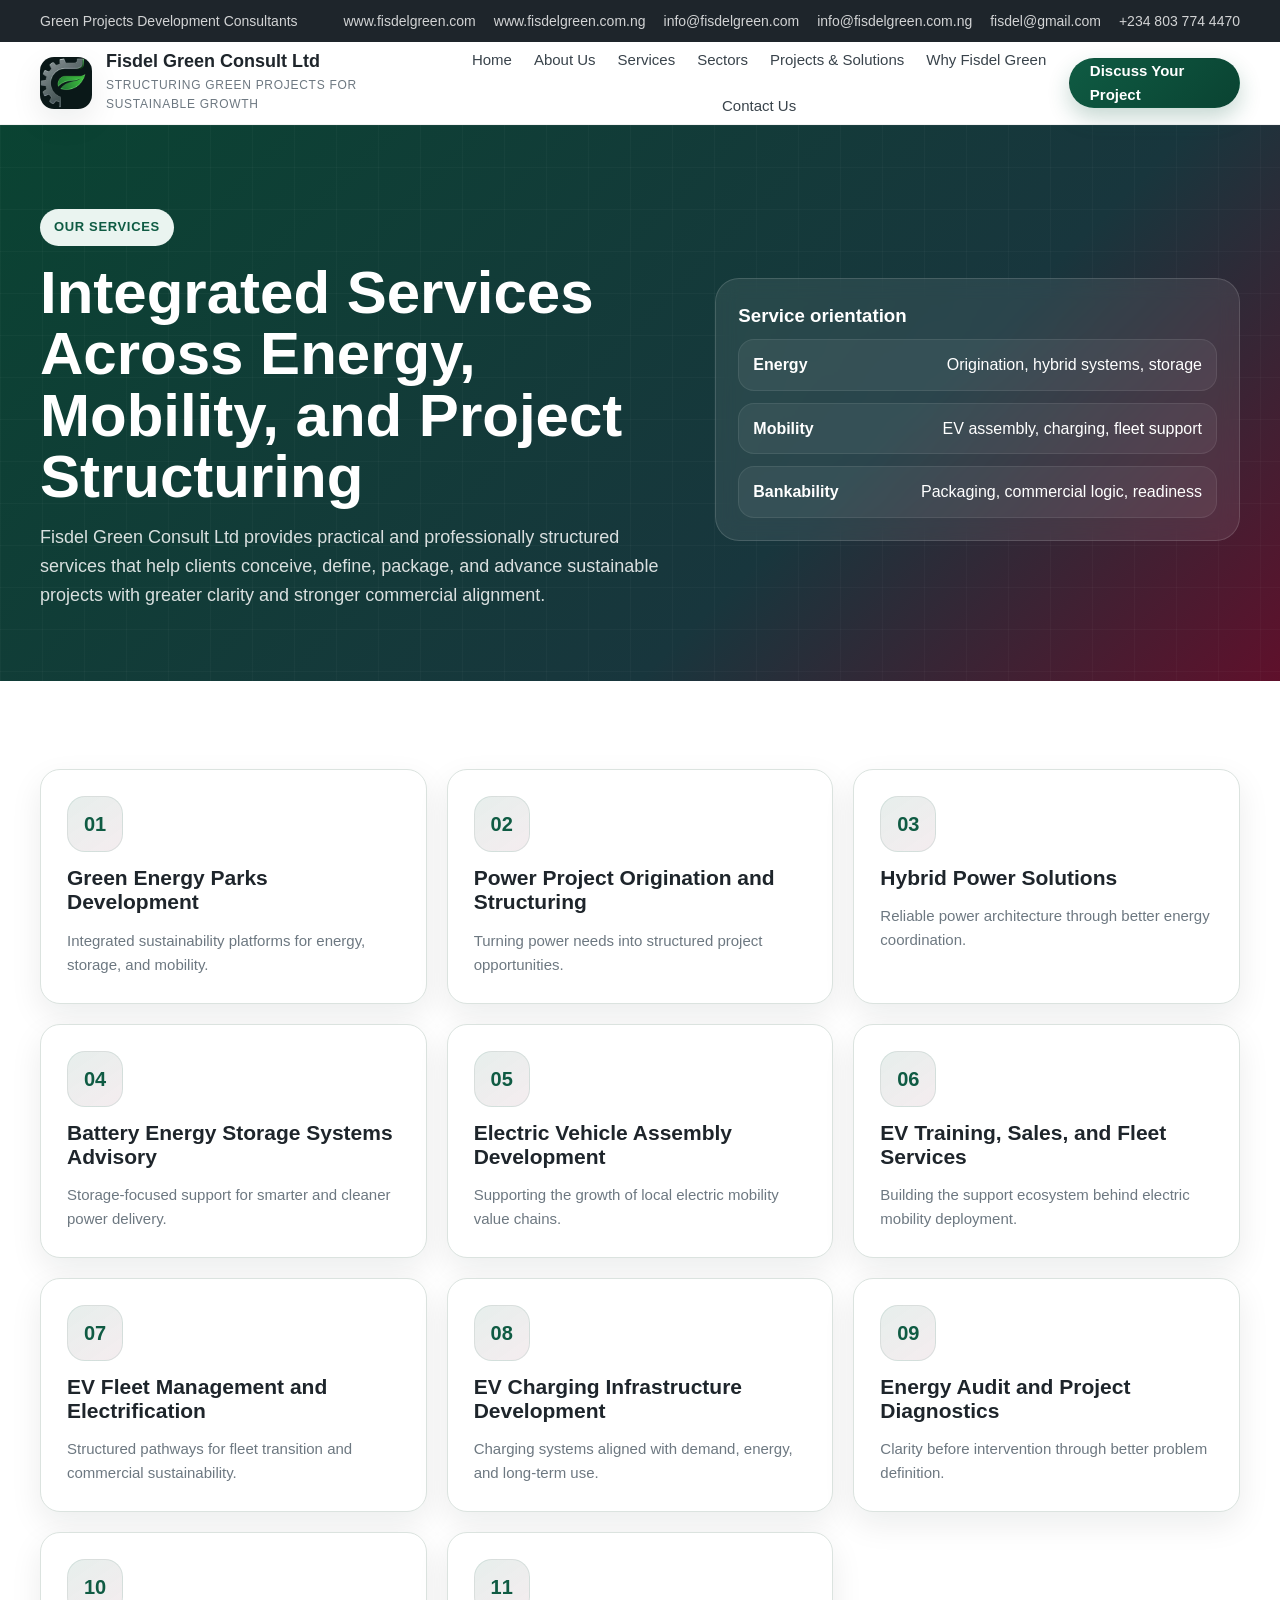
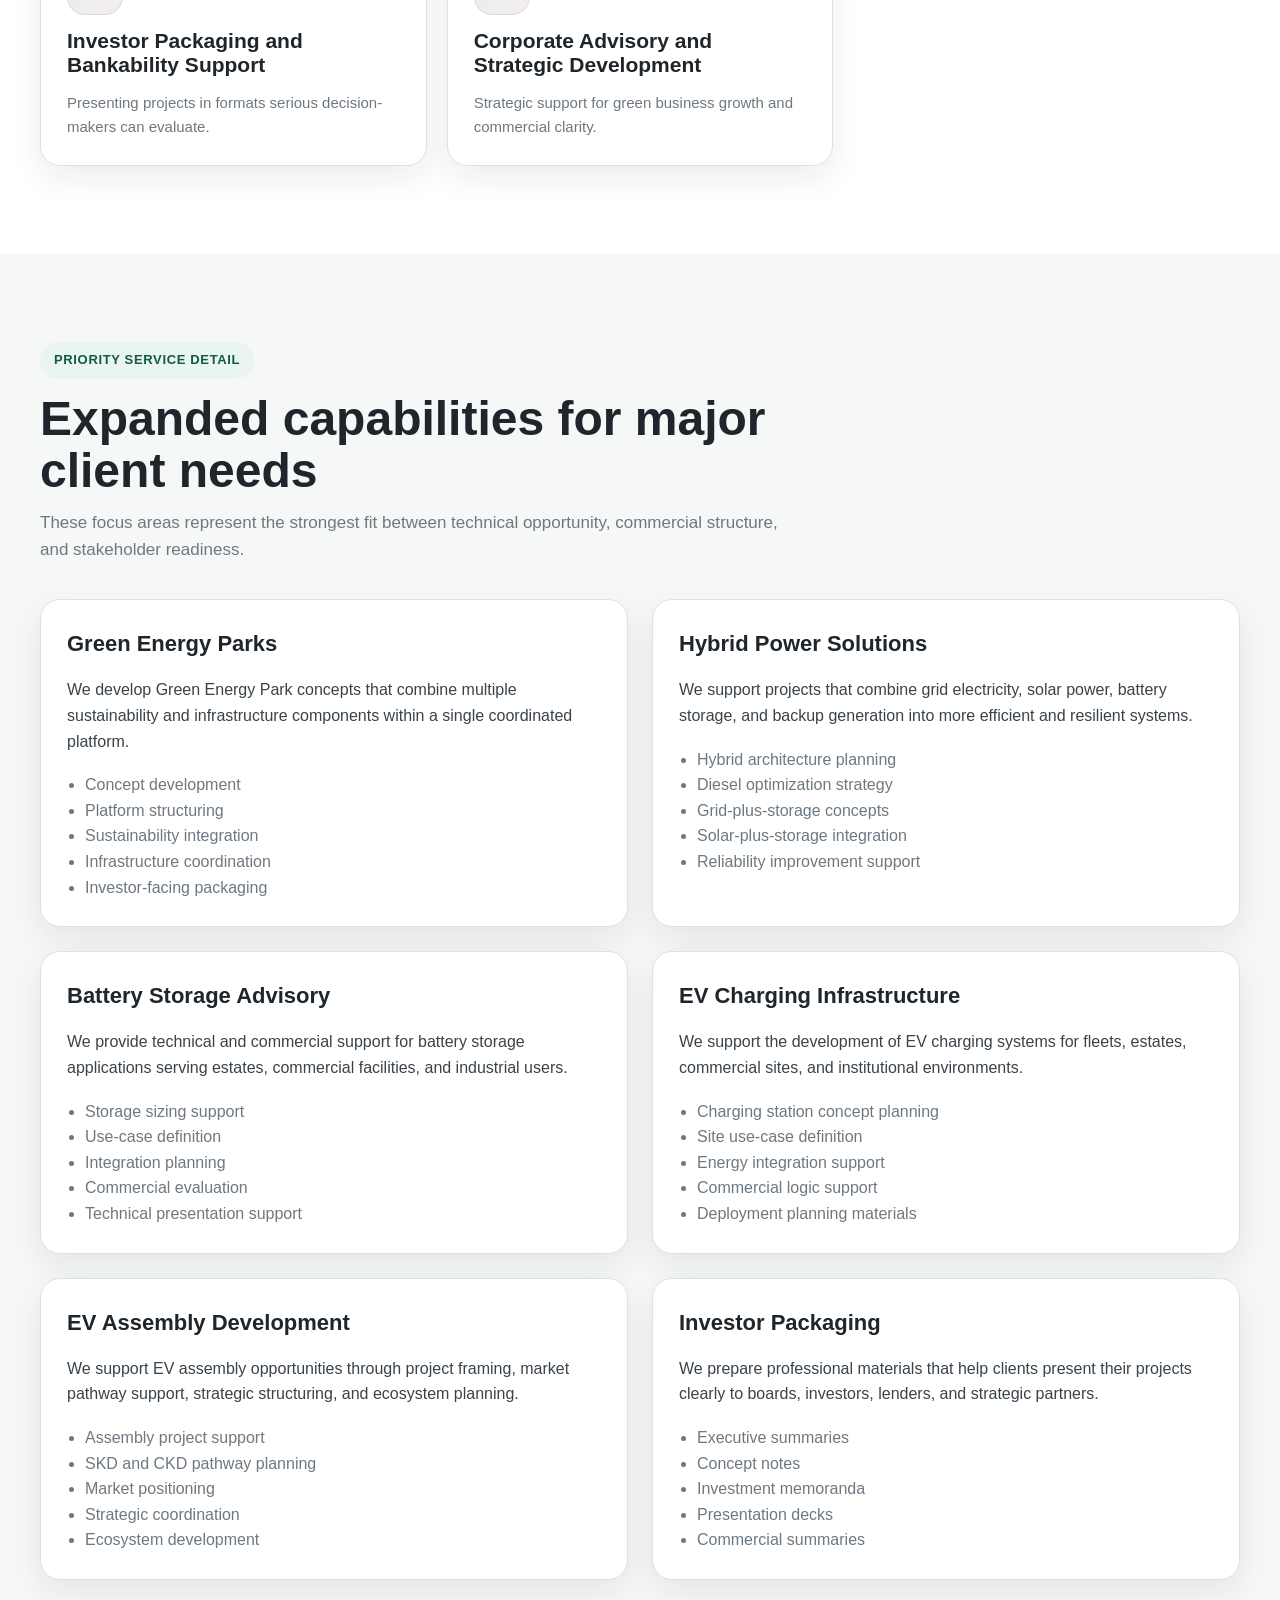
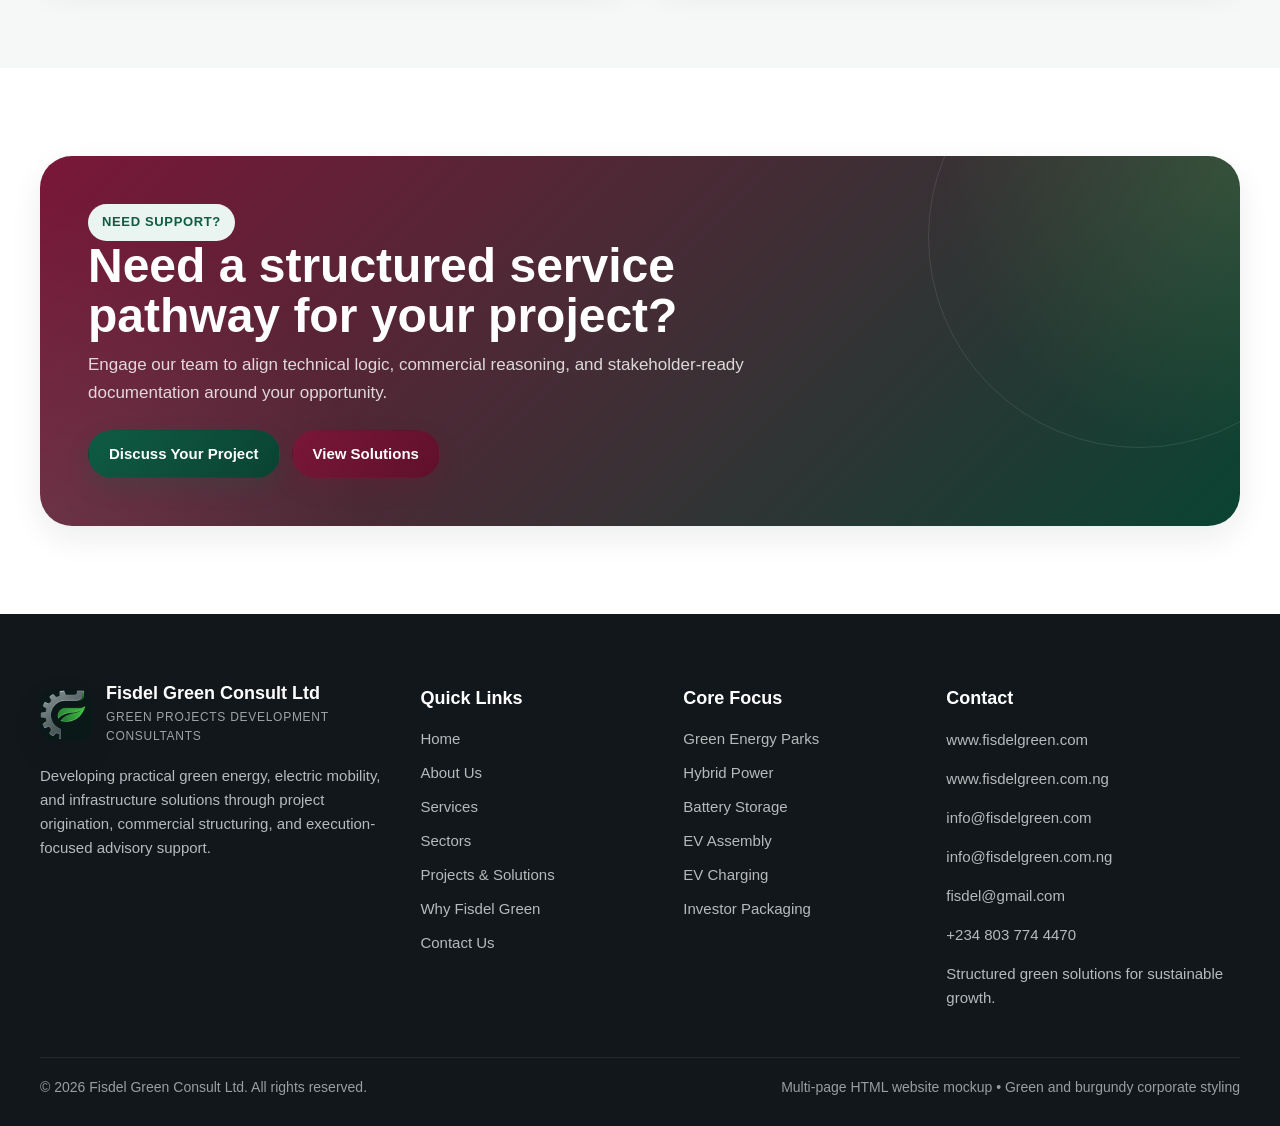
<file: pages/services.html>
<!DOCTYPE html>
<html lang="en">
<head>
  <meta charset="UTF-8" />
  <meta name="viewport" content="width=device-width, initial-scale=1.0" />
  <meta name="description" content="Explore Fisdel Green Consult Ltd services across Green Energy Parks, hybrid power, battery storage, EV assembly, charging infrastructure, and investor packaging." />
  <title>Our Services | Fisdel Green Consult Ltd</title>
  <link rel="stylesheet" href="../assets/styles.css" />
  <link rel="icon" type="image/png" href="../assets/img/favicon-32.png" />
</head>
<body>


  <div class="topbar">
    <div class="container topbar-inner">
      <div>Green Projects Development Consultants</div>
      <div class="topbar-links">
        <a href="https://www.fisdelgreen.com" target="_blank" rel="noopener">www.fisdelgreen.com</a>
        <a href="https://www.fisdelgreen.com.ng" target="_blank" rel="noopener">www.fisdelgreen.com.ng</a>
        <a href="mailto:info@fisdelgreen.com">info@fisdelgreen.com</a>
        <a href="mailto:info@fisdelgreen.com.ng">info@fisdelgreen.com.ng</a>
        <a href="mailto:fisdel@gmail.com">fisdel@gmail.com</a>
        <a href="tel:+2348037744470">+234 803 774 4470</a>
      </div>
    </div>
  </div>

  <header>
    <div class="container nav">
      <a class="brand" href="../index.html">
        <img class="brand-mark" src="../assets/img/fisdel-green-icon.png" alt="Fisdel Green Consult Ltd logo" />
        <div class="brand-text">
          <strong>Fisdel Green Consult Ltd</strong>
          <span>Structuring Green Projects for Sustainable Growth</span>
        </div>
      </a>

      <button class="btn secondary mobile-nav-toggle" type="button">Menu</button>

      <nav class="nav-links" aria-label="Primary navigation">
        <a href="../index.html">Home</a>
        <a href="about.html">About Us</a>
        <a href="services.html">Services</a>
        <a href="sectors.html">Sectors</a>
        <a href="projects.html">Projects & Solutions</a>
        <a href="why.html">Why Fisdel Green</a>
        <a href="contact.html">Contact Us</a>
      </nav>

      <a class="btn primary" href="contact.html">Discuss Your Project</a>
    </div>
  </header>


  <main>
    <section class="banner">
      <div class="container banner-inner">
        <div>
          <span class="eyebrow">Our services</span>
          <h1>Integrated Services Across Energy, Mobility, and Project Structuring</h1>
          <p>Fisdel Green Consult Ltd provides practical and professionally structured services that help clients conceive, define, package, and advance sustainable projects with greater clarity and stronger commercial alignment.</p>
        </div>
        <div class="banner-visual">
          <div class="metric-card">
            <h3>Service orientation</h3>
            <div class="metric-list">
              <div class="metric-item"><b>Energy</b><span>Origination, hybrid systems, storage</span></div>
              <div class="metric-item"><b>Mobility</b><span>EV assembly, charging, fleet support</span></div>
              <div class="metric-item"><b>Bankability</b><span>Packaging, commercial logic, readiness</span></div>
            </div>
          </div>
        </div>
      </div>
    </section>

    <section class="section">
      <div class="container">
        <div class="card-grid">
          <article class="card"><div class="icon">01</div><h3>Green Energy Parks Development</h3><p>Integrated sustainability platforms for energy, storage, and mobility.</p></article>
          <article class="card"><div class="icon">02</div><h3>Power Project Origination and Structuring</h3><p>Turning power needs into structured project opportunities.</p></article>
          <article class="card"><div class="icon">03</div><h3>Hybrid Power Solutions</h3><p>Reliable power architecture through better energy coordination.</p></article>
          <article class="card"><div class="icon">04</div><h3>Battery Energy Storage Systems Advisory</h3><p>Storage-focused support for smarter and cleaner power delivery.</p></article>
          <article class="card"><div class="icon">05</div><h3>Electric Vehicle Assembly Development</h3><p>Supporting the growth of local electric mobility value chains.</p></article>
          <article class="card"><div class="icon">06</div><h3>EV Training, Sales, and Fleet Services</h3><p>Building the support ecosystem behind electric mobility deployment.</p></article>
          <article class="card"><div class="icon">07</div><h3>EV Fleet Management and Electrification</h3><p>Structured pathways for fleet transition and commercial sustainability.</p></article>
          <article class="card"><div class="icon">08</div><h3>EV Charging Infrastructure Development</h3><p>Charging systems aligned with demand, energy, and long-term use.</p></article>
          <article class="card"><div class="icon">09</div><h3>Energy Audit and Project Diagnostics</h3><p>Clarity before intervention through better problem definition.</p></article>
          <article class="card"><div class="icon">10</div><h3>Investor Packaging and Bankability Support</h3><p>Presenting projects in formats serious decision-makers can evaluate.</p></article>
          <article class="card"><div class="icon">11</div><h3>Corporate Advisory and Strategic Development</h3><p>Strategic support for green business growth and commercial clarity.</p></article>
        </div>
      </div>
    </section>

    <section class="section alt">
      <div class="container">
        <div class="section-header">
          <span class="eyebrow">Priority service detail</span>
          <h2>Expanded capabilities for major client needs</h2>
          <p>These focus areas represent the strongest fit between technical opportunity, commercial structure, and stakeholder readiness.</p>
        </div>

        <div class="feature-layout">
          <div class="feature-box">
            <h4>Green Energy Parks</h4>
            <p>We develop Green Energy Park concepts that combine multiple sustainability and infrastructure components within a single coordinated platform.</p>
            <ul>
              <li>Concept development</li>
              <li>Platform structuring</li>
              <li>Sustainability integration</li>
              <li>Infrastructure coordination</li>
              <li>Investor-facing packaging</li>
            </ul>
          </div>
          <div class="feature-box">
            <h4>Hybrid Power Solutions</h4>
            <p>We support projects that combine grid electricity, solar power, battery storage, and backup generation into more efficient and resilient systems.</p>
            <ul>
              <li>Hybrid architecture planning</li>
              <li>Diesel optimization strategy</li>
              <li>Grid-plus-storage concepts</li>
              <li>Solar-plus-storage integration</li>
              <li>Reliability improvement support</li>
            </ul>
          </div>
          <div class="feature-box">
            <h4>Battery Storage Advisory</h4>
            <p>We provide technical and commercial support for battery storage applications serving estates, commercial facilities, and industrial users.</p>
            <ul>
              <li>Storage sizing support</li>
              <li>Use-case definition</li>
              <li>Integration planning</li>
              <li>Commercial evaluation</li>
              <li>Technical presentation support</li>
            </ul>
          </div>
          <div class="feature-box">
            <h4>EV Charging Infrastructure</h4>
            <p>We support the development of EV charging systems for fleets, estates, commercial sites, and institutional environments.</p>
            <ul>
              <li>Charging station concept planning</li>
              <li>Site use-case definition</li>
              <li>Energy integration support</li>
              <li>Commercial logic support</li>
              <li>Deployment planning materials</li>
            </ul>
          </div>
          <div class="feature-box">
            <h4>EV Assembly Development</h4>
            <p>We support EV assembly opportunities through project framing, market pathway support, strategic structuring, and ecosystem planning.</p>
            <ul>
              <li>Assembly project support</li>
              <li>SKD and CKD pathway planning</li>
              <li>Market positioning</li>
              <li>Strategic coordination</li>
              <li>Ecosystem development</li>
            </ul>
          </div>
          <div class="feature-box">
            <h4>Investor Packaging</h4>
            <p>We prepare professional materials that help clients present their projects clearly to boards, investors, lenders, and strategic partners.</p>
            <ul>
              <li>Executive summaries</li>
              <li>Concept notes</li>
              <li>Investment memoranda</li>
              <li>Presentation decks</li>
              <li>Commercial summaries</li>
            </ul>
          </div>
        </div>
      </div>
    </section>

    <section class="section">
      <div class="container">
        <div class="cta">
          <div class="cta-content">
            <div>
              <span class="eyebrow">Need support?</span>
              <h2>Need a structured service pathway for your project?</h2>
              <p>Engage our team to align technical logic, commercial reasoning, and stakeholder-ready documentation around your opportunity.</p>
            </div>
            <div class="btn-group">
              <a class="btn primary" href="contact.html">Discuss Your Project</a>
              <a class="btn burgundy" href="projects.html">View Solutions</a>
            </div>
          </div>
        </div>
      </div>
    </section>
  </main>


  <footer>
    <div class="container footer-grid">
      <div class="footer-brand">
        <div class="brand" style="margin-bottom: 18px;">
          <img class="brand-mark" src="../assets/img/fisdel-green-icon.png" alt="Fisdel Green Consult Ltd logo" />
          <div class="brand-text">
            <strong style="color:#fff;">Fisdel Green Consult Ltd</strong>
            <span style="color:rgba(255,255,255,0.6);">Green Projects Development Consultants</span>
          </div>
        </div>
        <p>Developing practical green energy, electric mobility, and infrastructure solutions through project origination, commercial structuring, and execution-focused advisory support.</p>
      </div>

      <div class="footer-col">
        <h4>Quick Links</h4>
        <div class="footer-links">
          <a href="../index.html">Home</a>
          <a href="about.html">About Us</a>
          <a href="services.html">Services</a>
          <a href="sectors.html">Sectors</a>
          <a href="projects.html">Projects &amp; Solutions</a>
          <a href="why.html">Why Fisdel Green</a>
          <a href="contact.html">Contact Us</a>
        </div>
      </div>

      <div class="footer-col">
        <h4>Core Focus</h4>
        <div class="footer-links">
          <a href="services.html">Green Energy Parks</a>
          <a href="services.html">Hybrid Power</a>
          <a href="services.html">Battery Storage</a>
          <a href="services.html">EV Assembly</a>
          <a href="services.html">EV Charging</a>
          <a href="projects.html">Investor Packaging</a>
        </div>
      </div>

      <div class="footer-col">
        <h4>Contact</h4>
        <p><a href="https://www.fisdelgreen.com" target="_blank" rel="noopener">www.fisdelgreen.com</a></p>
        <p><a href="https://www.fisdelgreen.com.ng" target="_blank" rel="noopener">www.fisdelgreen.com.ng</a></p>
        <p><a href="mailto:info@fisdelgreen.com">info@fisdelgreen.com</a></p>
        <p><a href="mailto:info@fisdelgreen.com.ng">info@fisdelgreen.com.ng</a></p>
        <p><a href="mailto:fisdel@gmail.com">fisdel@gmail.com</a></p>
        <p><a href="tel:+2348037744470">+234 803 774 4470</a></p>
        <p>Structured green solutions for sustainable growth.</p>
      </div>
    </div>

    <div class="container footer-bottom">
      <div>© 2026 Fisdel Green Consult Ltd. All rights reserved.</div>
      <div>Multi-page HTML website mockup • Green and burgundy corporate styling</div>
    </div>
  </footer>

<script src="../assets/script.js"></script>
</body>
</html>
</file>
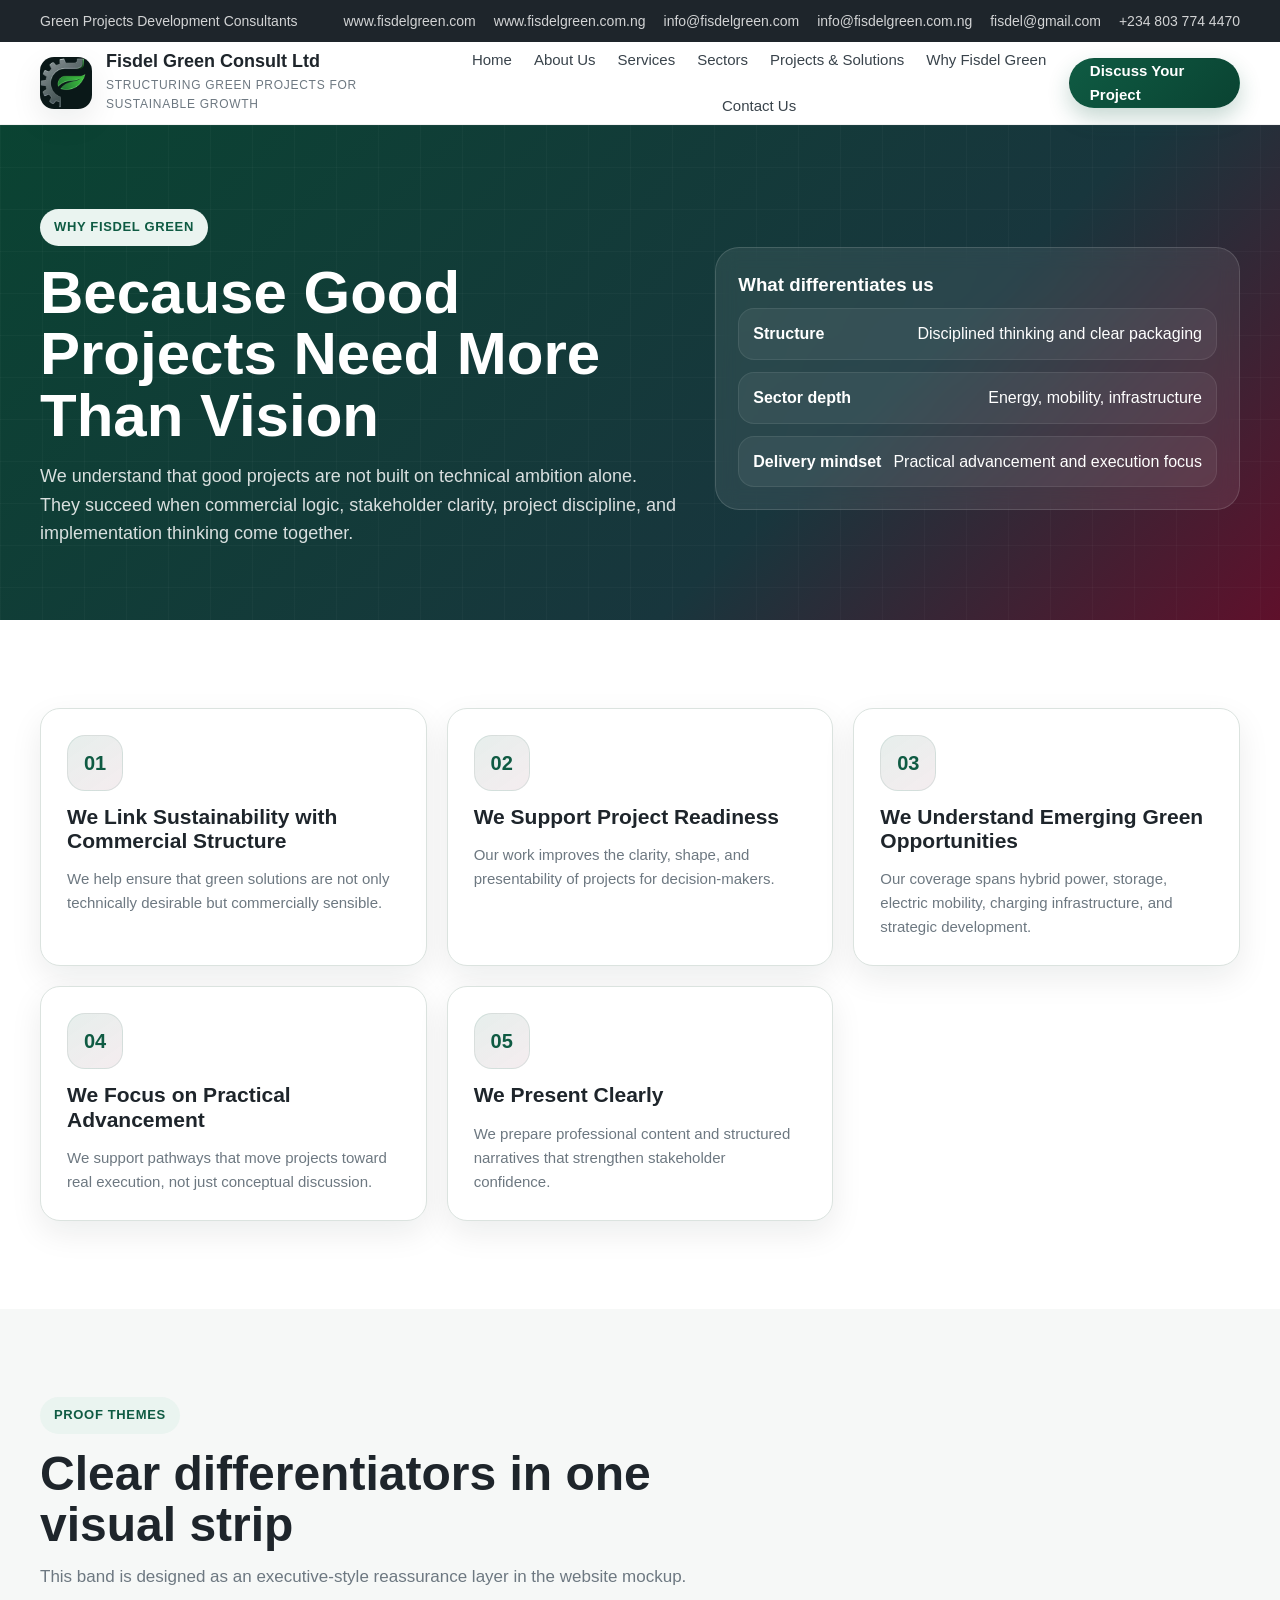
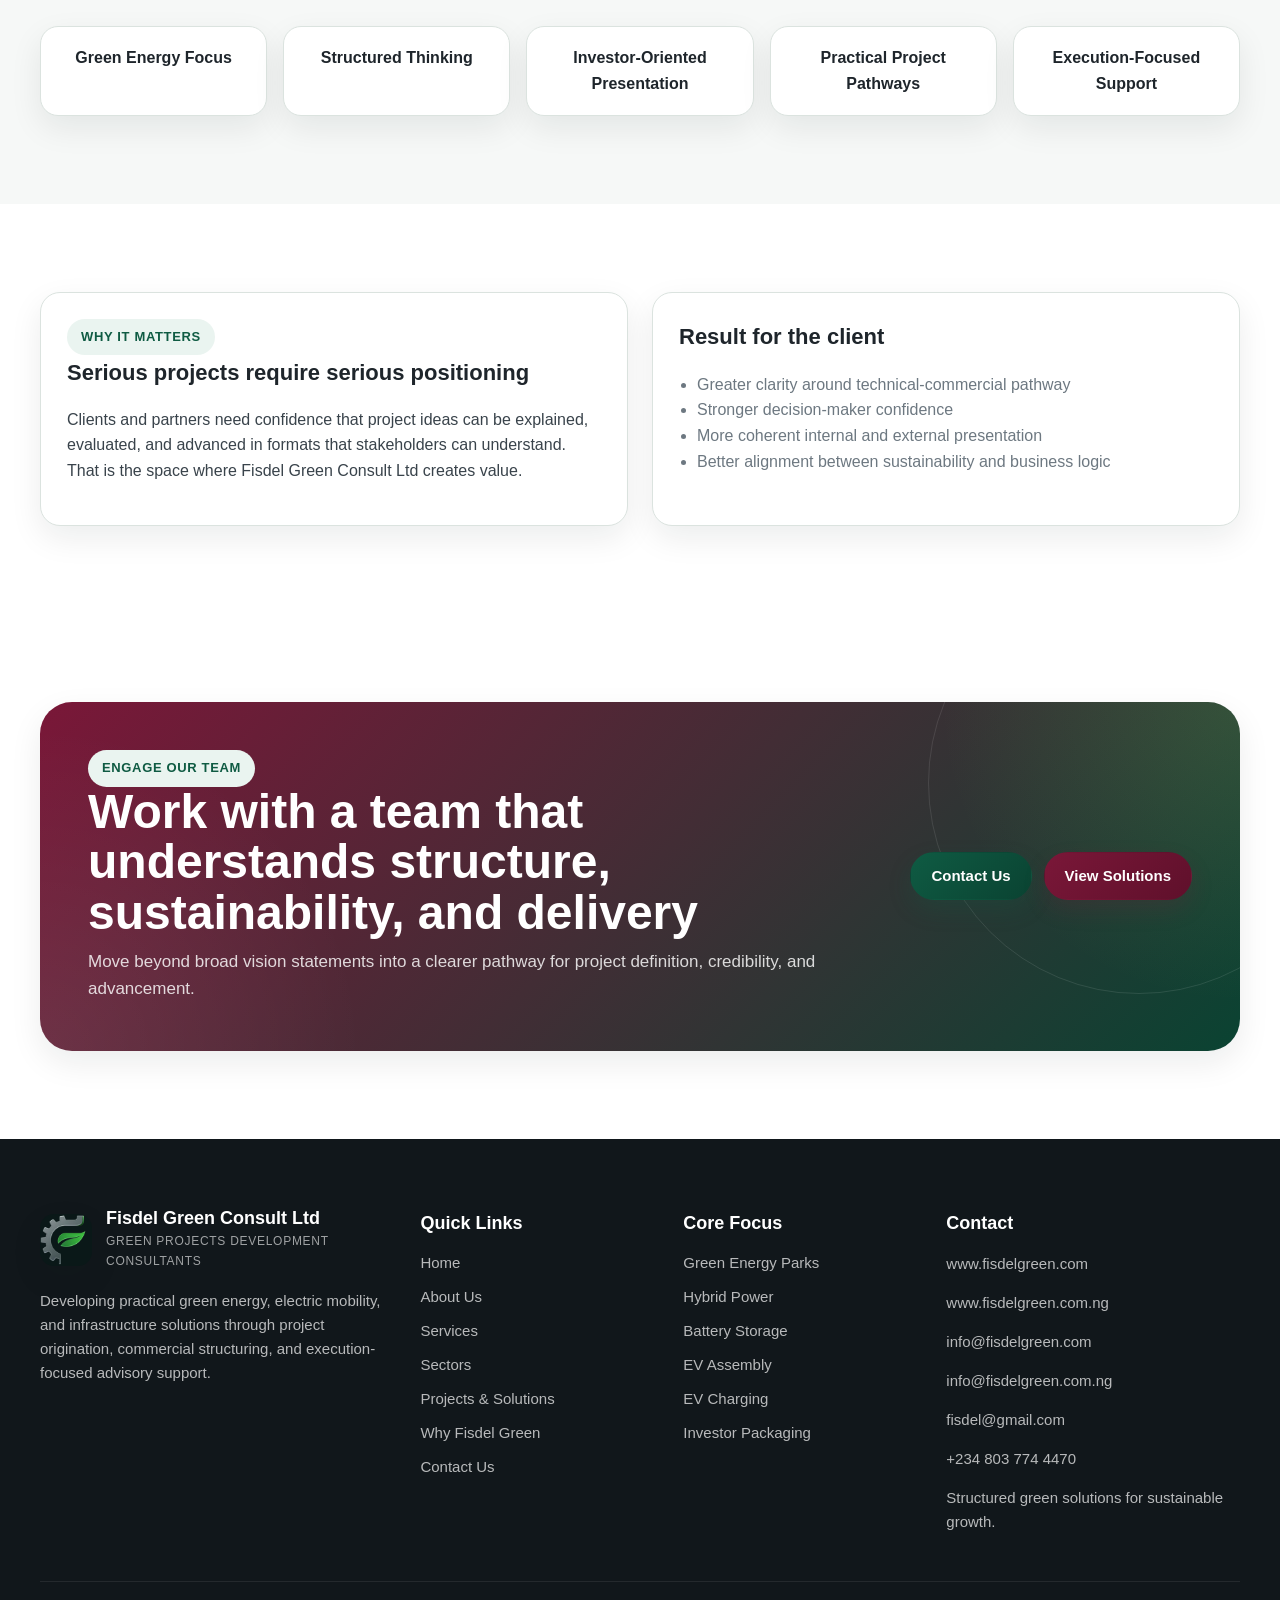
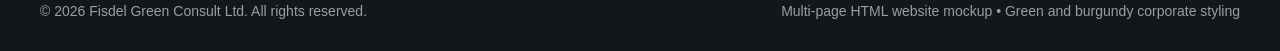
<file: pages/why.html>
<!DOCTYPE html>
<html lang="en">
<head>
  <meta charset="UTF-8" />
  <meta name="viewport" content="width=device-width, initial-scale=1.0" />
  <meta name="description" content="See why clients choose Fisdel Green Consult Ltd for project structuring, green advisory, electric mobility support, hybrid power concepts, and investor-ready development." />
  <title>Why Fisdel Green | Fisdel Green Consult Ltd</title>
  <link rel="stylesheet" href="../assets/styles.css" />
  <link rel="icon" type="image/png" href="../assets/img/favicon-32.png" />
</head>
<body>


  <div class="topbar">
    <div class="container topbar-inner">
      <div>Green Projects Development Consultants</div>
      <div class="topbar-links">
        <a href="https://www.fisdelgreen.com" target="_blank" rel="noopener">www.fisdelgreen.com</a>
        <a href="https://www.fisdelgreen.com.ng" target="_blank" rel="noopener">www.fisdelgreen.com.ng</a>
        <a href="mailto:info@fisdelgreen.com">info@fisdelgreen.com</a>
        <a href="mailto:info@fisdelgreen.com.ng">info@fisdelgreen.com.ng</a>
        <a href="mailto:fisdel@gmail.com">fisdel@gmail.com</a>
        <a href="tel:+2348037744470">+234 803 774 4470</a>
      </div>
    </div>
  </div>

  <header>
    <div class="container nav">
      <a class="brand" href="../index.html">
        <img class="brand-mark" src="../assets/img/fisdel-green-icon.png" alt="Fisdel Green Consult Ltd logo" />
        <div class="brand-text">
          <strong>Fisdel Green Consult Ltd</strong>
          <span>Structuring Green Projects for Sustainable Growth</span>
        </div>
      </a>

      <button class="btn secondary mobile-nav-toggle" type="button">Menu</button>

      <nav class="nav-links" aria-label="Primary navigation">
        <a href="../index.html">Home</a>
        <a href="about.html">About Us</a>
        <a href="services.html">Services</a>
        <a href="sectors.html">Sectors</a>
        <a href="projects.html">Projects & Solutions</a>
        <a href="why.html">Why Fisdel Green</a>
        <a href="contact.html">Contact Us</a>
      </nav>

      <a class="btn primary" href="contact.html">Discuss Your Project</a>
    </div>
  </header>


  <main>
    <section class="banner">
      <div class="container banner-inner">
        <div>
          <span class="eyebrow">Why Fisdel Green</span>
          <h1>Because Good Projects Need More Than Vision</h1>
          <p>We understand that good projects are not built on technical ambition alone. They succeed when commercial logic, stakeholder clarity, project discipline, and implementation thinking come together.</p>
        </div>
        <div class="banner-visual">
          <div class="metric-card">
            <h3>What differentiates us</h3>
            <div class="metric-list">
              <div class="metric-item"><b>Structure</b><span>Disciplined thinking and clear packaging</span></div>
              <div class="metric-item"><b>Sector depth</b><span>Energy, mobility, infrastructure</span></div>
              <div class="metric-item"><b>Delivery mindset</b><span>Practical advancement and execution focus</span></div>
            </div>
          </div>
        </div>
      </div>
    </section>

    <section class="section">
      <div class="container card-grid">
        <article class="card"><div class="icon">01</div><h3>We Link Sustainability with Commercial Structure</h3><p>We help ensure that green solutions are not only technically desirable but commercially sensible.</p></article>
        <article class="card"><div class="icon">02</div><h3>We Support Project Readiness</h3><p>Our work improves the clarity, shape, and presentability of projects for decision-makers.</p></article>
        <article class="card"><div class="icon">03</div><h3>We Understand Emerging Green Opportunities</h3><p>Our coverage spans hybrid power, storage, electric mobility, charging infrastructure, and strategic development.</p></article>
        <article class="card"><div class="icon">04</div><h3>We Focus on Practical Advancement</h3><p>We support pathways that move projects toward real execution, not just conceptual discussion.</p></article>
        <article class="card"><div class="icon">05</div><h3>We Present Clearly</h3><p>We prepare professional content and structured narratives that strengthen stakeholder confidence.</p></article>
      </div>
    </section>

    <section class="section alt">
      <div class="container">
        <div class="section-header">
          <span class="eyebrow">Proof themes</span>
          <h2>Clear differentiators in one visual strip</h2>
          <p>This band is designed as an executive-style reassurance layer in the website mockup.</p>
        </div>
        <div class="highlight-strip">
          <div class="highlight-chip">Green Energy Focus</div>
          <div class="highlight-chip">Structured Thinking</div>
          <div class="highlight-chip">Investor-Oriented Presentation</div>
          <div class="highlight-chip">Practical Project Pathways</div>
          <div class="highlight-chip">Execution-Focused Support</div>
        </div>
      </div>
    </section>

    <section class="section">
      <div class="container feature-layout">
        <div class="feature-box">
          <span class="eyebrow">Why it matters</span>
          <h4>Serious projects require serious positioning</h4>
          <p>Clients and partners need confidence that project ideas can be explained, evaluated, and advanced in formats that stakeholders can understand. That is the space where Fisdel Green Consult Ltd creates value.</p>
        </div>
        <div class="feature-box">
          <h4>Result for the client</h4>
          <ul>
            <li>Greater clarity around technical-commercial pathway</li>
            <li>Stronger decision-maker confidence</li>
            <li>More coherent internal and external presentation</li>
            <li>Better alignment between sustainability and business logic</li>
          </ul>
        </div>
      </div>
    </section>

    <section class="section">
      <div class="container">
        <div class="cta">
          <div class="cta-content">
            <div>
              <span class="eyebrow">Engage our team</span>
              <h2>Work with a team that understands structure, sustainability, and delivery</h2>
              <p>Move beyond broad vision statements into a clearer pathway for project definition, credibility, and advancement.</p>
            </div>
            <div class="btn-group">
              <a class="btn primary" href="contact.html">Contact Us</a>
              <a class="btn burgundy" href="projects.html">View Solutions</a>
            </div>
          </div>
        </div>
      </div>
    </section>
  </main>


  <footer>
    <div class="container footer-grid">
      <div class="footer-brand">
        <div class="brand" style="margin-bottom: 18px;">
          <img class="brand-mark" src="../assets/img/fisdel-green-icon.png" alt="Fisdel Green Consult Ltd logo" />
          <div class="brand-text">
            <strong style="color:#fff;">Fisdel Green Consult Ltd</strong>
            <span style="color:rgba(255,255,255,0.6);">Green Projects Development Consultants</span>
          </div>
        </div>
        <p>Developing practical green energy, electric mobility, and infrastructure solutions through project origination, commercial structuring, and execution-focused advisory support.</p>
      </div>

      <div class="footer-col">
        <h4>Quick Links</h4>
        <div class="footer-links">
          <a href="../index.html">Home</a>
          <a href="about.html">About Us</a>
          <a href="services.html">Services</a>
          <a href="sectors.html">Sectors</a>
          <a href="projects.html">Projects &amp; Solutions</a>
          <a href="why.html">Why Fisdel Green</a>
          <a href="contact.html">Contact Us</a>
        </div>
      </div>

      <div class="footer-col">
        <h4>Core Focus</h4>
        <div class="footer-links">
          <a href="services.html">Green Energy Parks</a>
          <a href="services.html">Hybrid Power</a>
          <a href="services.html">Battery Storage</a>
          <a href="services.html">EV Assembly</a>
          <a href="services.html">EV Charging</a>
          <a href="projects.html">Investor Packaging</a>
        </div>
      </div>

      <div class="footer-col">
        <h4>Contact</h4>
        <p><a href="https://www.fisdelgreen.com" target="_blank" rel="noopener">www.fisdelgreen.com</a></p>
        <p><a href="https://www.fisdelgreen.com.ng" target="_blank" rel="noopener">www.fisdelgreen.com.ng</a></p>
        <p><a href="mailto:info@fisdelgreen.com">info@fisdelgreen.com</a></p>
        <p><a href="mailto:info@fisdelgreen.com.ng">info@fisdelgreen.com.ng</a></p>
        <p><a href="mailto:fisdel@gmail.com">fisdel@gmail.com</a></p>
        <p><a href="tel:+2348037744470">+234 803 774 4470</a></p>
        <p>Structured green solutions for sustainable growth.</p>
      </div>
    </div>

    <div class="container footer-bottom">
      <div>© 2026 Fisdel Green Consult Ltd. All rights reserved.</div>
      <div>Multi-page HTML website mockup • Green and burgundy corporate styling</div>
    </div>
  </footer>

<script src="../assets/script.js"></script>
</body>
</html>
</file>
<file: assets/styles.css>
:root{
  --green:#0f5b43;
  --green-dark:#0a4332;
  --green-soft:#eaf4f0;
  --burgundy:#7a1738;
  --burgundy-dark:#5f102b;
  --charcoal:#1e252b;
  --text:#39434b;
  --muted:#6d7881;
  --line:#dbe3df;
  --white:#ffffff;
  --offwhite:#f6f8f7;
  --shadow:0 12px 32px rgba(17,31,26,.08);
  --radius:20px;
  --max:1200px;
}
*{box-sizing:border-box}
html{scroll-behavior:smooth}
body{margin:0;font-family:Inter,"Segoe UI",Roboto,Arial,sans-serif;color:var(--text);background:var(--white);line-height:1.6}
a{color:inherit;text-decoration:none}
img{max-width:100%;display:block}
.container{width:min(var(--max),calc(100% - 32px));margin:0 auto}
.section{padding:88px 0}
.section.alt{background:var(--offwhite)}
.eyebrow{display:inline-flex;align-items:center;gap:10px;padding:8px 14px;border-radius:999px;background:var(--green-soft);color:var(--green);font-size:13px;letter-spacing:.05em;text-transform:uppercase;font-weight:700}
.section-header{max-width:760px;margin-bottom:36px}
.section-header h1,.section-header h2{margin:14px 0 12px;font-size:clamp(30px,4vw,48px);line-height:1.08;color:var(--charcoal)}
.section-header p{margin:0;color:var(--muted);font-size:17px}
.topbar{background:var(--charcoal);color:rgba(255,255,255,.8);font-size:14px}
.topbar-inner{display:flex;align-items:center;justify-content:space-between;gap:16px;padding:10px 0;flex-wrap:wrap}
.topbar-links{display:flex;gap:18px;flex-wrap:wrap}
header{position:sticky;top:0;z-index:50;background:rgba(255,255,255,.94);backdrop-filter:blur(12px);border-bottom:1px solid rgba(0,0,0,.05)}
.nav{display:flex;align-items:center;justify-content:space-between;gap:20px;min-height:82px}
.brand{display:flex;align-items:center;gap:14px;min-width:0}
.brand-mark{width:52px;height:52px;border-radius:14px;object-fit:cover;box-shadow:var(--shadow);flex-shrink:0}
.brand-text strong{display:block;color:var(--charcoal);font-size:18px;line-height:1.1}
.brand-text span{display:block;font-size:12px;color:var(--muted);text-transform:uppercase;letter-spacing:.06em;margin-top:4px}
.nav-links{display:flex;align-items:center;gap:22px;flex-wrap:wrap;justify-content:center;font-size:15px;color:var(--text)}
.nav-links a:hover,.nav-links a.active{color:var(--green)}
.btn-group{display:flex;gap:12px;flex-wrap:wrap}
.btn{display:inline-flex;align-items:center;justify-content:center;gap:10px;min-height:48px;padding:0 20px;border-radius:999px;font-weight:700;font-size:15px;transition:.2s ease;border:1px solid transparent;cursor:pointer}
.btn.primary{background:linear-gradient(135deg,var(--green),var(--green-dark));color:var(--white);box-shadow:0 10px 22px rgba(15,91,67,.24)}
.btn.primary:hover{transform:translateY(-1px)}
.btn.secondary{background:transparent;color:var(--green);border-color:rgba(15,91,67,.18)}
.btn.burgundy{background:linear-gradient(135deg,var(--burgundy),var(--burgundy-dark));color:var(--white);box-shadow:0 10px 22px rgba(122,23,56,.2)}
.hero{position:relative;overflow:hidden;background:
  radial-gradient(circle at top left, rgba(143,209,93,.18), transparent 28%),
  radial-gradient(circle at bottom right, rgba(122,23,56,.16), transparent 24%),
  linear-gradient(135deg, #0d4031 0%, #123e39 40%, #16202a 100%);color:var(--white)}
.hero::before{content:"";position:absolute;inset:0;background-image:linear-gradient(rgba(255,255,255,.045) 1px, transparent 1px),linear-gradient(90deg, rgba(255,255,255,.045) 1px, transparent 1px);background-size:42px 42px;mask-image:linear-gradient(to bottom, rgba(0,0,0,.95), rgba(0,0,0,.3));pointer-events:none}
.hero-inner{position:relative;z-index:1;display:grid;grid-template-columns:1.1fr .9fr;gap:44px;align-items:center;padding:86px 0 72px}
.hero h1{margin:18px 0 18px;font-size:clamp(40px,6vw,70px);line-height:.98;letter-spacing:-.04em}
.hero p.lead{margin:0 0 28px;color:rgba(255,255,255,.84);font-size:18px;max-width:720px}
.hero-meta{display:flex;gap:14px;flex-wrap:wrap;margin-top:28px}
.hero-meta .pill{padding:10px 14px;border-radius:999px;background:rgba(255,255,255,.09);border:1px solid rgba(255,255,255,.13);color:#eff7f3;font-size:14px}
.hero-card-grid{display:grid;grid-template-columns:repeat(2,1fr);gap:18px}
.glass-card{background:rgba(255,255,255,.08);border:1px solid rgba(255,255,255,.14);border-radius:24px;padding:22px;backdrop-filter:blur(14px);box-shadow:var(--shadow)}
.glass-card.large{grid-column:span 2;padding:28px}
.glass-card h3,.glass-card h4{margin:0 0 10px;color:var(--white)}
.glass-card p,.glass-card li,.glass-card span{color:rgba(255,255,255,.82);margin:0;font-size:14px}
.mini-grid{display:grid;grid-template-columns:repeat(2,1fr);gap:12px;margin-top:18px}
.mini-box{padding:16px;border-radius:18px;background:rgba(255,255,255,.08);border:1px solid rgba(255,255,255,.12)}
.mini-box strong{display:block;font-size:24px;color:var(--white);margin-bottom:4px}
.stack-list{display:grid;gap:12px;margin-top:14px}
.stack-item{display:flex;align-items:center;justify-content:space-between;gap:12px;padding:12px 14px;border-radius:16px;background:rgba(255,255,255,.07);border:1px solid rgba(255,255,255,.1)}
.stack-item b{color:var(--white)}
.split{display:grid;grid-template-columns:1.05fr .95fr;gap:36px;align-items:stretch}
.panel{background:var(--white);border:1px solid var(--line);border-radius:var(--radius);padding:28px;box-shadow:var(--shadow)}
.panel h3{margin-top:0;margin-bottom:12px;font-size:26px;line-height:1.15;color:var(--charcoal)}
.panel p{margin:0;color:var(--muted)}
.brand-panel{background:linear-gradient(145deg,var(--green-dark),var(--green));color:var(--white);position:relative;overflow:hidden;min-height:100%}
.brand-panel::after{content:"";position:absolute;width:280px;height:280px;border-radius:50%;right:-80px;top:-90px;background:rgba(255,255,255,.08)}
.brand-panel p,.brand-panel li{color:rgba(255,255,255,.84)}
.brand-badge{display:inline-block;margin-bottom:18px;padding:8px 14px;border-radius:999px;background:rgba(255,255,255,.12);border:1px solid rgba(255,255,255,.16);font-size:13px;font-weight:700;letter-spacing:.04em;text-transform:uppercase}
.check-list{display:grid;gap:14px;margin-top:24px;padding:0;list-style:none}
.check-list li{display:flex;gap:12px;align-items:flex-start}
.check{width:22px;height:22px;border-radius:50%;background:rgba(143,209,93,.18);border:1px solid rgba(143,209,93,.35);flex-shrink:0;margin-top:1px;position:relative}
.check::after{content:"";position:absolute;width:9px;height:5px;border-left:2px solid #9de26a;border-bottom:2px solid #9de26a;transform:rotate(-45deg);left:5px;top:6px}
.card-grid{display:grid;grid-template-columns:repeat(3,1fr);gap:20px}
.card{background:var(--white);border:1px solid var(--line);border-radius:var(--radius);padding:26px;box-shadow:var(--shadow);display:flex;flex-direction:column;gap:14px}
.icon{width:56px;height:56px;border-radius:18px;display:grid;place-items:center;background:linear-gradient(145deg, rgba(15,91,67,.1), rgba(122,23,56,.08));color:var(--green);font-weight:900;font-size:20px;border:1px solid rgba(15,91,67,.1)}
.card h3{margin:0;font-size:21px;line-height:1.15;color:var(--charcoal)}
.card p{margin:0;color:var(--muted);font-size:15px}
.link-row{margin-top:auto;padding-top:8px;display:flex;align-items:center;gap:10px;color:var(--burgundy);font-weight:700;font-size:14px}
.feature-layout{display:grid;grid-template-columns:1fr 1fr;gap:24px}
.feature-box{background:var(--white);border:1px solid var(--line);border-radius:var(--radius);padding:26px;box-shadow:var(--shadow)}
.feature-box h4{margin:0 0 10px;font-size:22px;color:var(--charcoal)}
.feature-box ul{margin:18px 0 0;padding-left:18px;color:var(--muted)}
.value-list{display:grid;gap:16px}
.value-item{display:flex;gap:16px;align-items:flex-start;padding:18px 0;border-bottom:1px solid var(--line)}
.value-item:last-child{border-bottom:none;padding-bottom:0}
.value-num{width:42px;height:42px;border-radius:14px;display:grid;place-items:center;font-weight:800;background:linear-gradient(145deg,var(--green),var(--green-dark));color:var(--white);flex-shrink:0}
.value-item h4{margin:0 0 6px;color:var(--charcoal);font-size:20px}
.value-item p{margin:0;color:var(--muted)}
.coverage-grid{display:grid;grid-template-columns:repeat(4,1fr);gap:18px}
.coverage-card{background:linear-gradient(180deg,var(--white),#fbfcfb);border:1px solid var(--line);border-radius:22px;padding:22px;box-shadow:var(--shadow);min-height:180px;position:relative;overflow:hidden}
.coverage-card::before{content:"";position:absolute;left:0;top:0;width:100%;height:5px;background:linear-gradient(90deg,var(--green),var(--burgundy))}
.coverage-card h4{margin:12px 0 8px;font-size:18px;line-height:1.2;color:var(--charcoal)}
.coverage-card p{margin:0;color:var(--muted);font-size:14px}
.process{display:grid;grid-template-columns:repeat(4,1fr);gap:18px;position:relative}
.process::before{content:"";position:absolute;left:7%;right:7%;top:40px;height:2px;background:linear-gradient(90deg, rgba(15,91,67,.25), rgba(122,23,56,.25));z-index:0}
.step{position:relative;z-index:1;background:var(--white);border:1px solid var(--line);border-radius:22px;padding:28px 22px 22px;box-shadow:var(--shadow);text-align:center}
.step .dot{width:80px;height:80px;border-radius:50%;margin:0 auto 18px;display:grid;place-items:center;color:var(--white);font-size:22px;font-weight:800;background:linear-gradient(145deg,var(--green),var(--burgundy));box-shadow:0 12px 24px rgba(15,91,67,.18)}
.step h4{margin:0 0 8px;font-size:20px;color:var(--charcoal)}
.step p{margin:0;color:var(--muted);font-size:14px}
.cta{background:radial-gradient(circle at right top, rgba(143,209,93,.16), transparent 24%),radial-gradient(circle at left bottom, rgba(255,255,255,.08), transparent 26%),linear-gradient(135deg,var(--burgundy),var(--green-dark));color:var(--white);border-radius:32px;padding:48px;position:relative;overflow:hidden;box-shadow:var(--shadow)}
.cta::before{content:"";position:absolute;width:420px;height:420px;border-radius:50%;border:1px solid rgba(255,255,255,.1);right:-110px;top:-130px}
.cta-content{position:relative;z-index:1;display:flex;align-items:center;justify-content:space-between;gap:24px;flex-wrap:wrap}
.cta h2{margin:0 0 10px;font-size:clamp(30px,4vw,48px);line-height:1.05;max-width:700px}
.cta p{margin:0;color:rgba(255,255,255,.82);max-width:760px;font-size:17px}
.banner{position:relative;overflow:hidden;background:linear-gradient(135deg,var(--green-dark),#18363d 65%,var(--burgundy-dark));color:var(--white)}
.banner::before{content:"";position:absolute;inset:0;background-image:linear-gradient(rgba(255,255,255,.04) 1px, transparent 1px),linear-gradient(90deg, rgba(255,255,255,.04) 1px, transparent 1px);background-size:42px 42px;opacity:.7}
.banner-inner{position:relative;z-index:1;padding:84px 0 72px;display:grid;grid-template-columns:1.1fr .9fr;gap:34px;align-items:center}
.banner h1{margin:16px 0 16px;font-size:clamp(36px,5vw,60px);line-height:1.02}
.banner p{margin:0;color:rgba(255,255,255,.84);font-size:18px;max-width:740px}
.banner-visual{display:grid;gap:16px}
.metric-card{background:rgba(255,255,255,.08);border:1px solid rgba(255,255,255,.14);border-radius:24px;padding:22px;backdrop-filter:blur(10px)}
.metric-card h3{margin:0 0 8px;color:var(--white)}
.metric-list{display:grid;gap:12px}
.metric-item{display:flex;align-items:center;justify-content:space-between;gap:12px;padding:12px 14px;border-radius:16px;background:rgba(255,255,255,.06);border:1px solid rgba(255,255,255,.08)}
.metric-item b{color:var(--white)}
.table-wrap{overflow:auto;background:var(--white);border:1px solid var(--line);border-radius:22px;box-shadow:var(--shadow)}
table{width:100%;border-collapse:collapse}
th,td{text-align:left;padding:16px 18px;border-bottom:1px solid var(--line);vertical-align:top}
th{background:var(--green-soft);color:var(--green);font-size:14px;text-transform:uppercase;letter-spacing:.04em}
tr:last-child td{border-bottom:none}
.contact-grid{display:grid;grid-template-columns:.95fr 1.05fr;gap:24px}
.form-grid{display:grid;grid-template-columns:1fr 1fr;gap:16px}
label{display:block;font-weight:700;font-size:14px;color:var(--charcoal);margin-bottom:6px}
input,select,textarea{width:100%;padding:14px 16px;border:1px solid var(--line);border-radius:16px;font:inherit;color:var(--text);background:var(--white)}
textarea{min-height:148px;resize:vertical}
.full{grid-column:1/-1}
.list-clean{margin:0;padding-left:18px;color:var(--muted)}
.highlight-strip{display:grid;grid-template-columns:repeat(5,1fr);gap:16px}
.highlight-chip{padding:18px;border-radius:18px;background:var(--white);border:1px solid var(--line);box-shadow:var(--shadow);text-align:center;font-weight:700;color:var(--charcoal)}
footer{background:#11171b;color:rgba(255,255,255,.76);padding-top:70px}
.footer-grid{display:grid;grid-template-columns:1.2fr .8fr .8fr 1fr;gap:28px;padding-bottom:32px}
.footer-brand h3,.footer-col h4{margin:0 0 14px;color:var(--white);font-size:18px}
.footer-brand p,.footer-col a,.footer-col p{color:rgba(255,255,255,.7);font-size:15px}
.footer-links{display:grid;gap:10px}
.footer-bottom{border-top:1px solid rgba(255,255,255,.08);padding:18px 0 28px;display:flex;align-items:center;justify-content:space-between;gap:14px;flex-wrap:wrap;font-size:14px;color:rgba(255,255,255,.58)}
.mobile-nav-toggle{display:none}
@media (max-width:1100px){
  .hero-inner,.split,.feature-layout,.footer-grid,.banner-inner,.contact-grid{grid-template-columns:1fr}
  .card-grid,.coverage-grid,.process,.highlight-strip{grid-template-columns:repeat(2,1fr)}
  .nav{min-height:auto;padding:16px 0;flex-wrap:wrap}
}
@media (max-width:760px){
  .section{padding:72px 0}
  .nav-links{display:none}
  .mobile-nav-toggle{display:inline-flex}
  .nav-links.open{display:flex;width:100%;padding:8px 0 12px;border-top:1px solid var(--line)}
  .btn-group{width:100%}
  .btn-group .btn{flex:1 1 auto}
  .card-grid,.coverage-grid,.process,.feature-layout,.hero-card-grid,.form-grid,.highlight-strip{grid-template-columns:1fr}
  .glass-card.large{grid-column:span 1}
  .hero-inner{padding:70px 0 58px}
}
</file>
